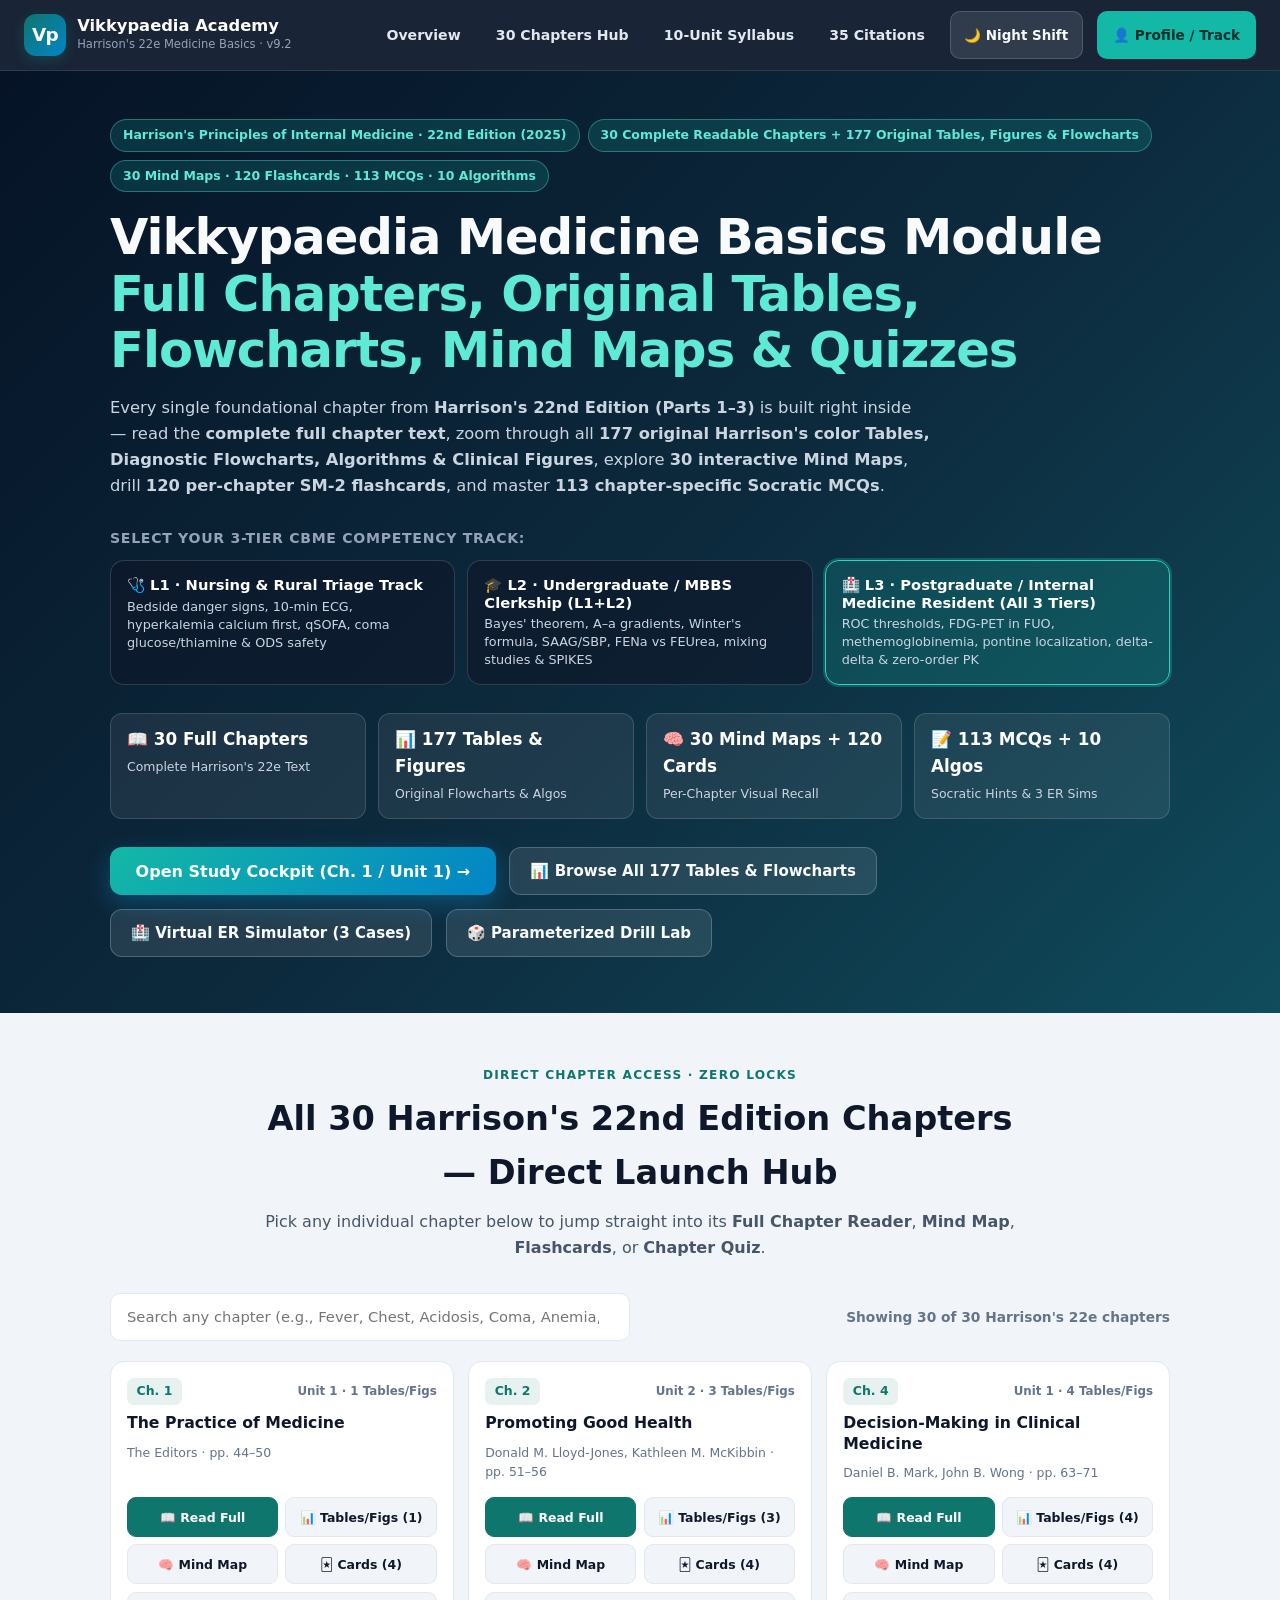
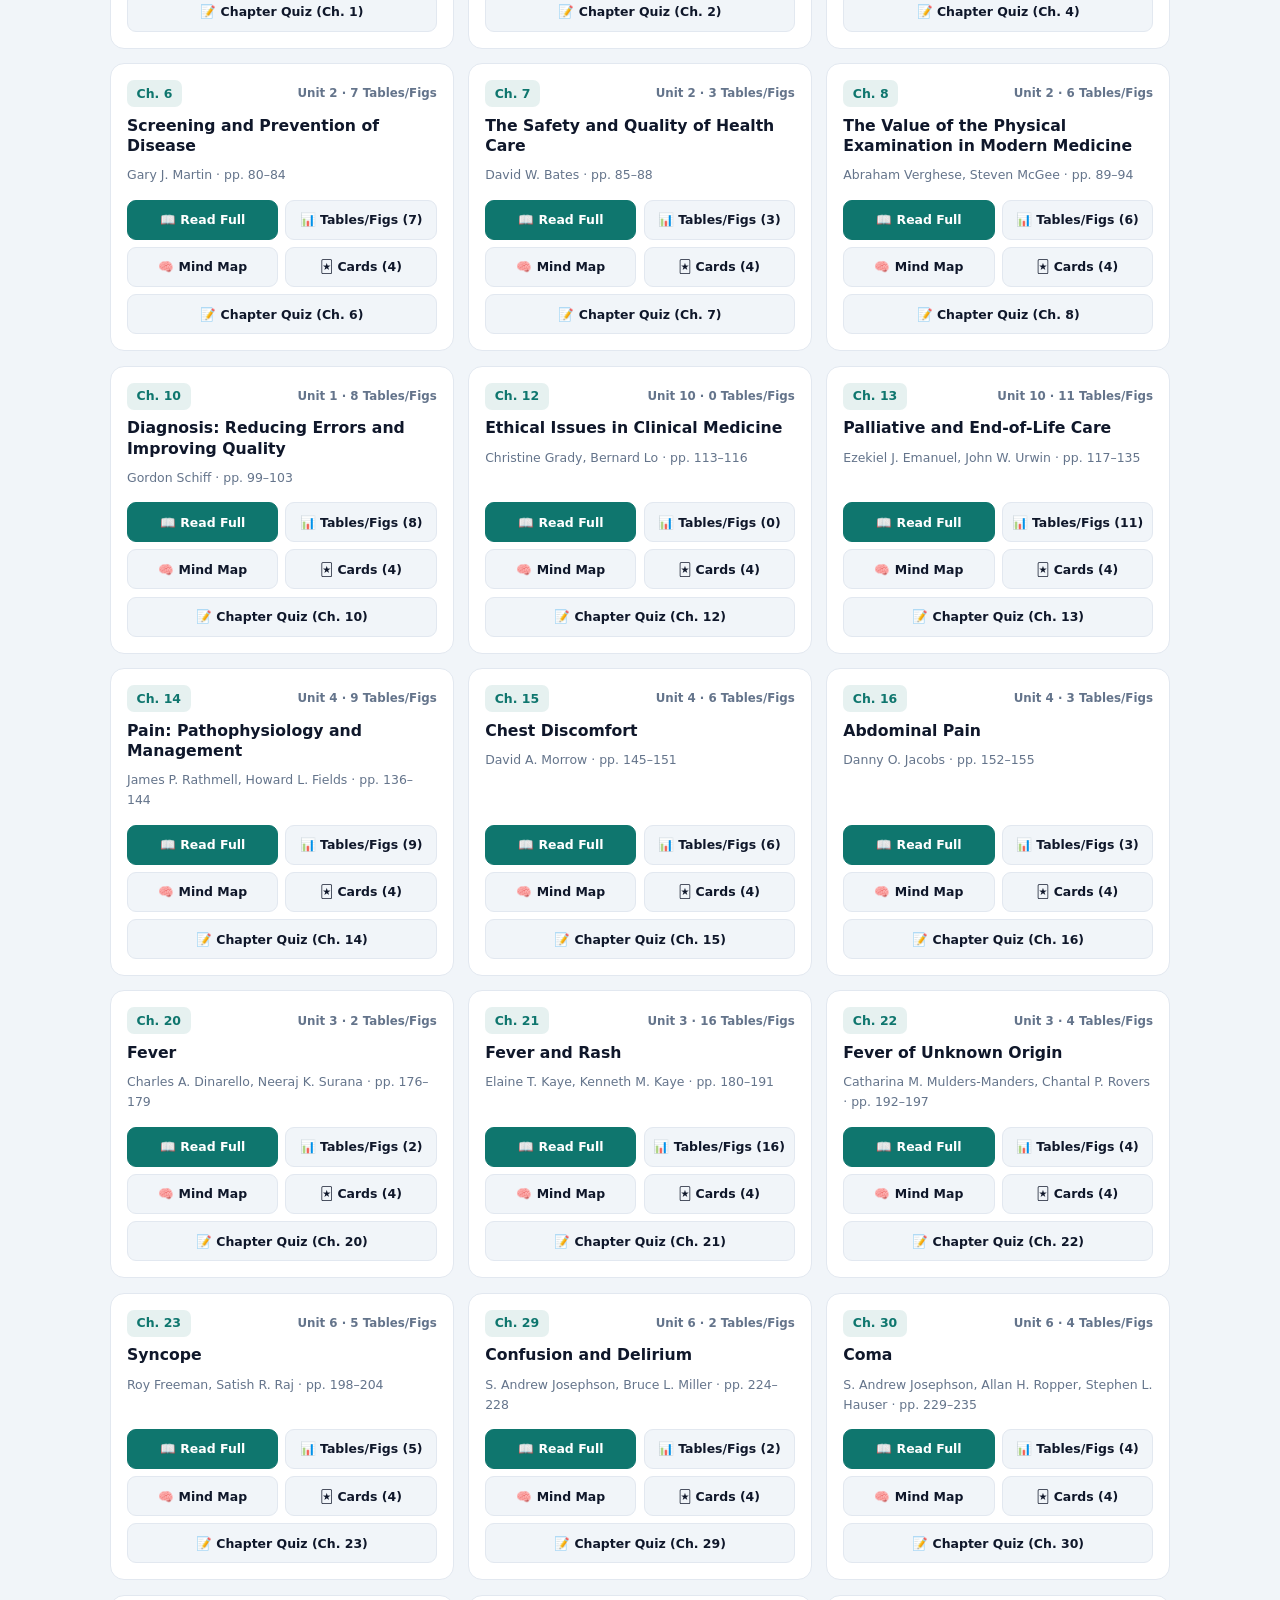
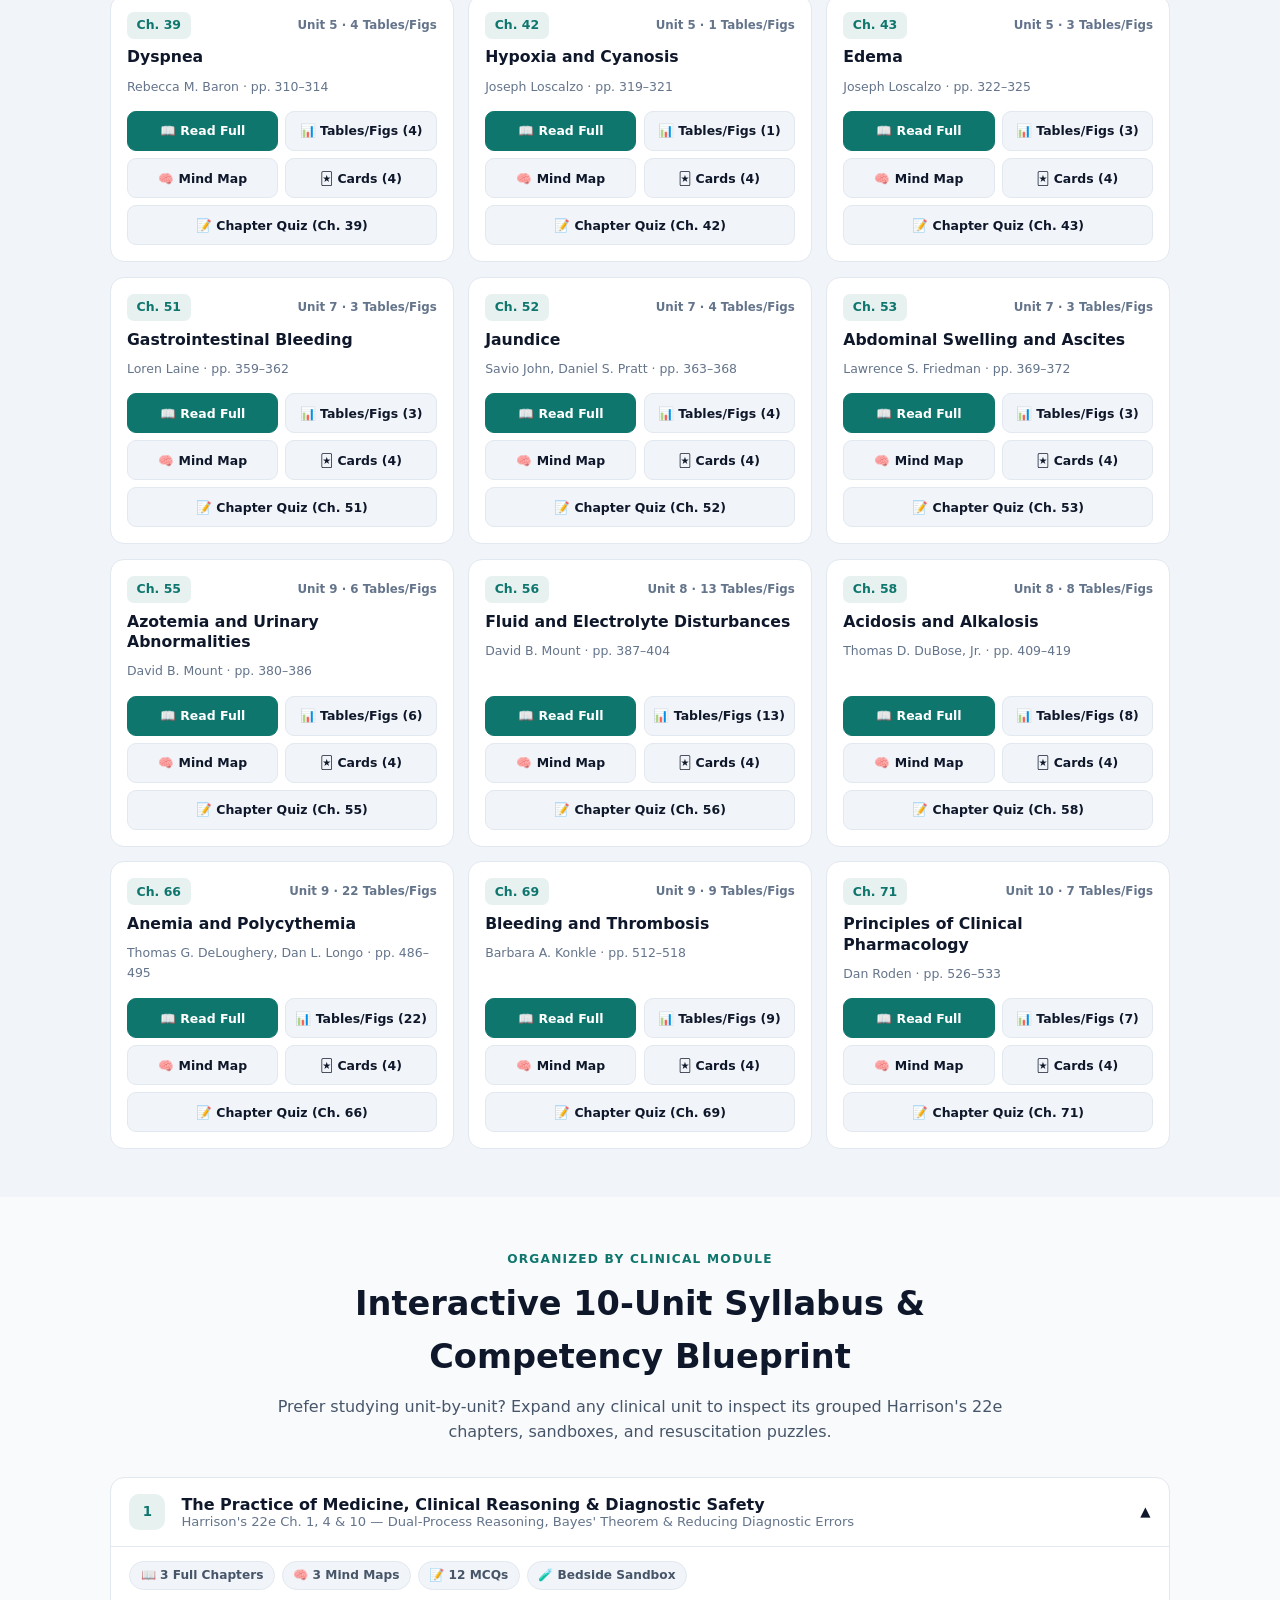
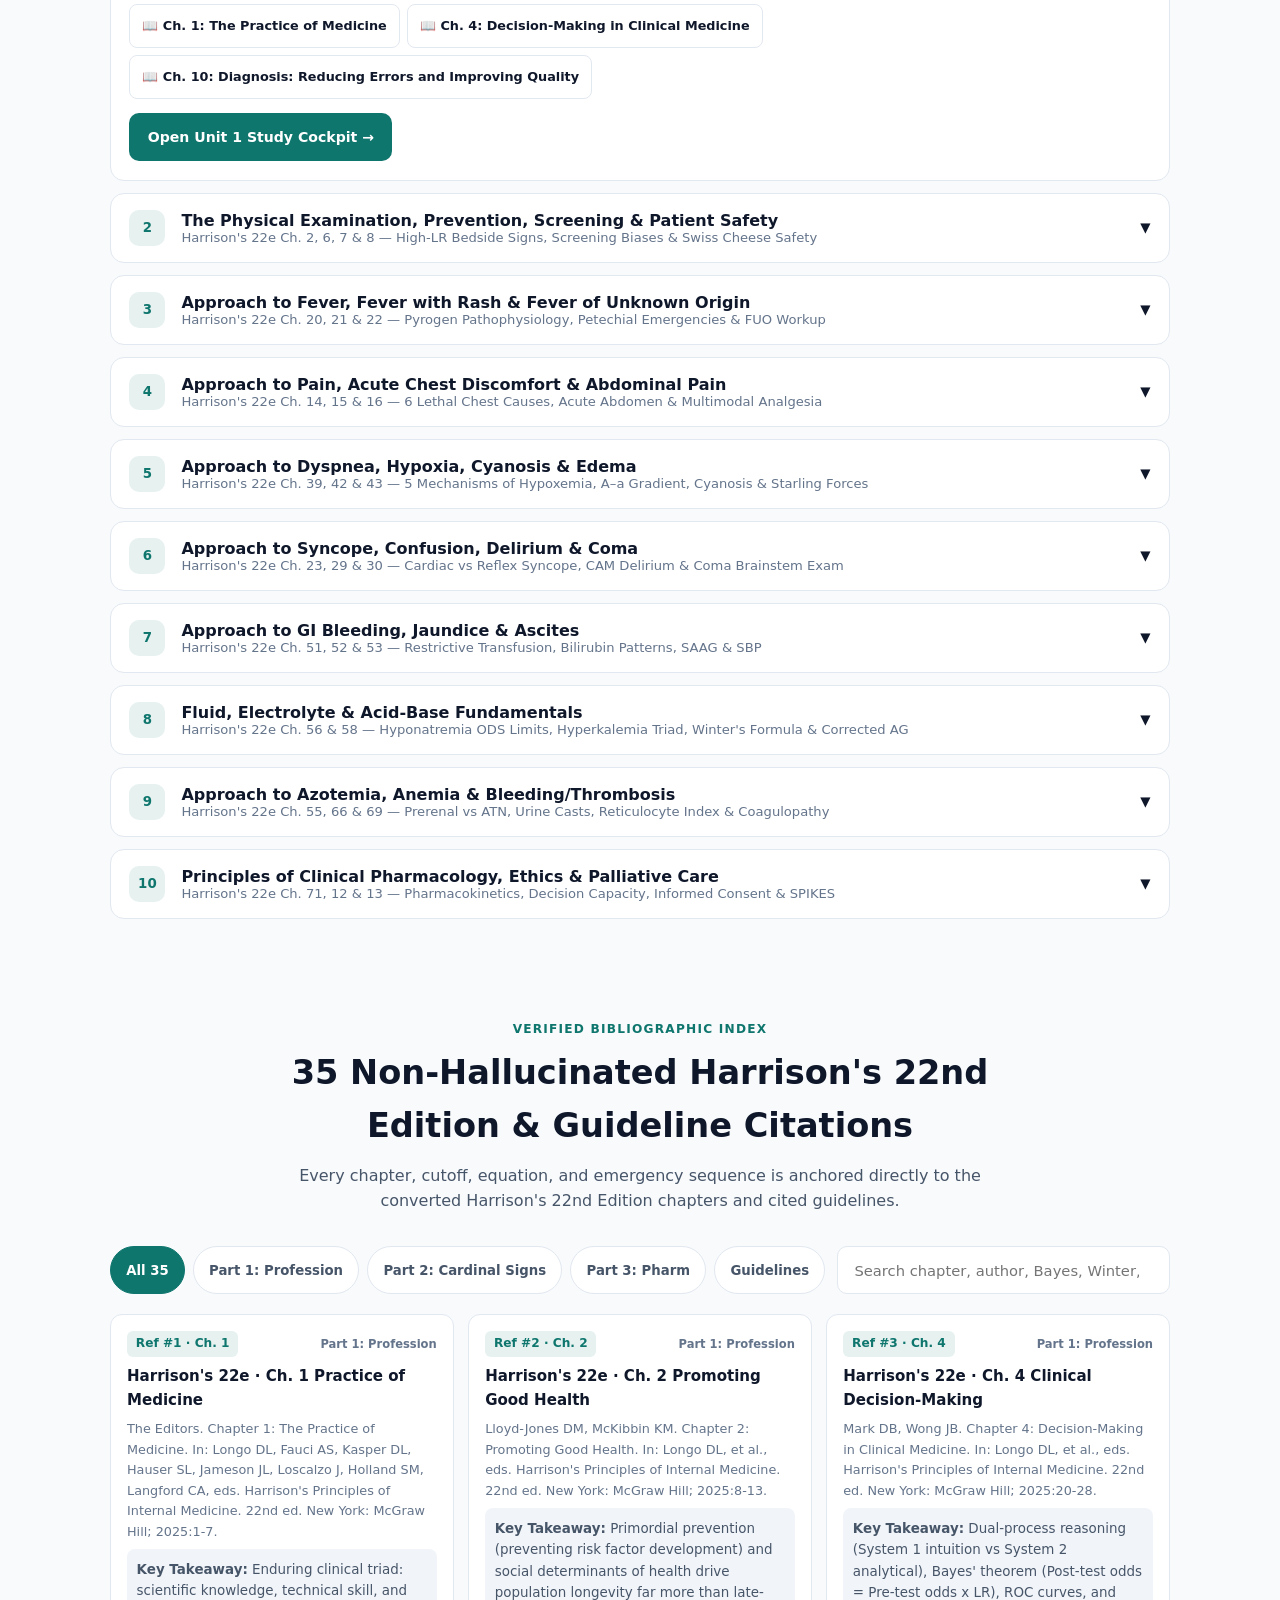
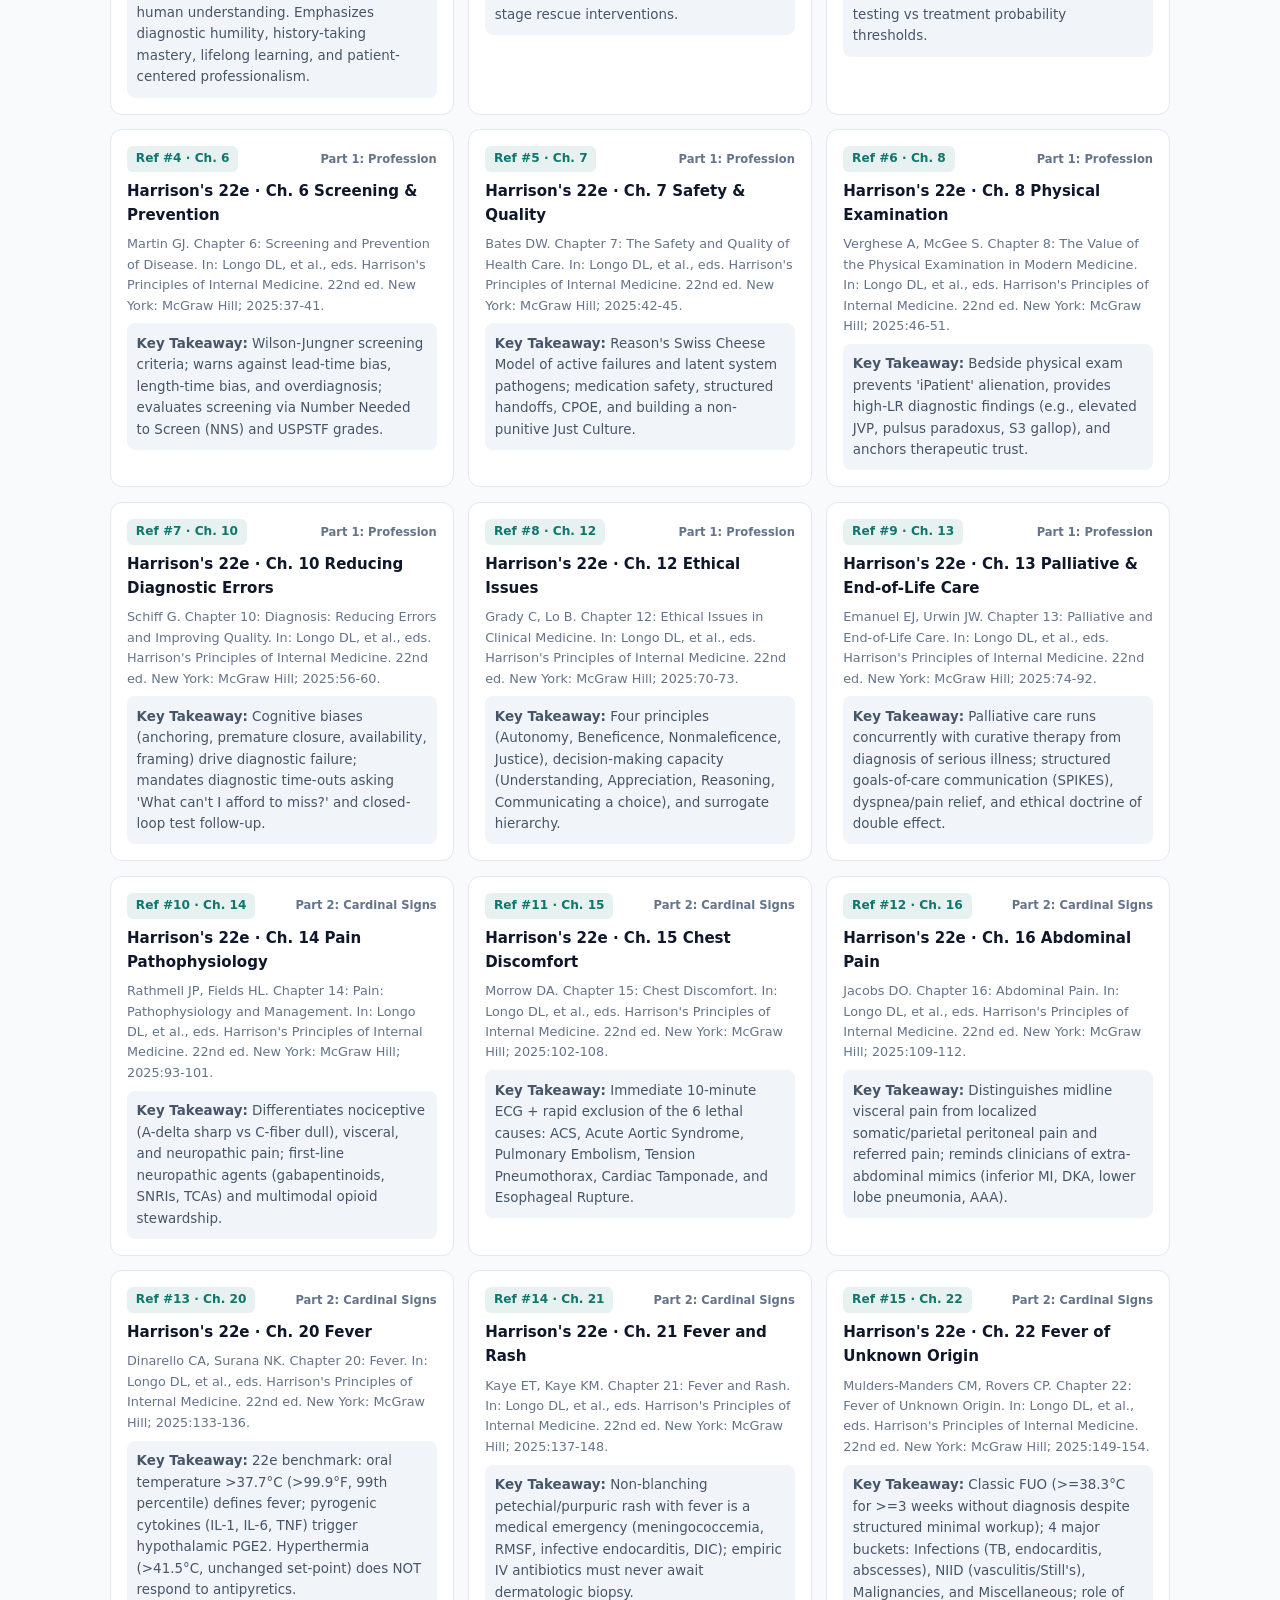
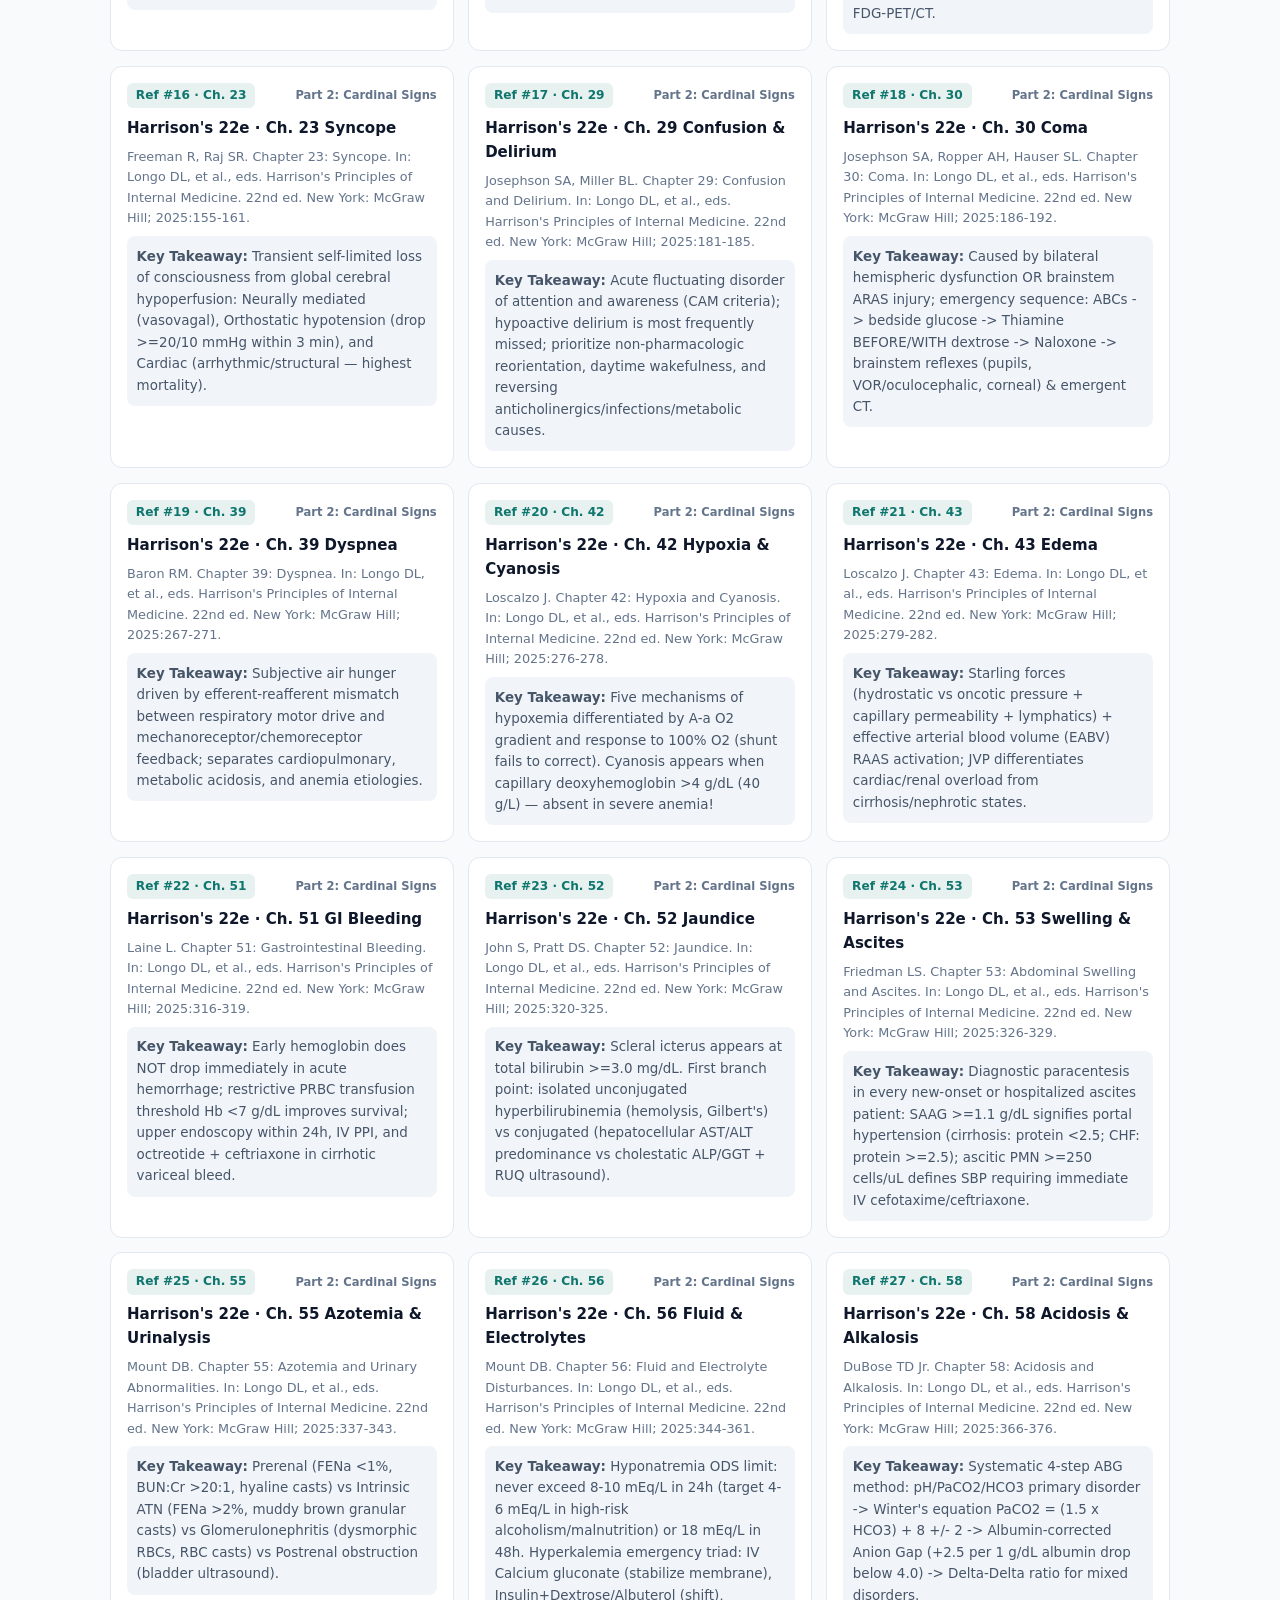
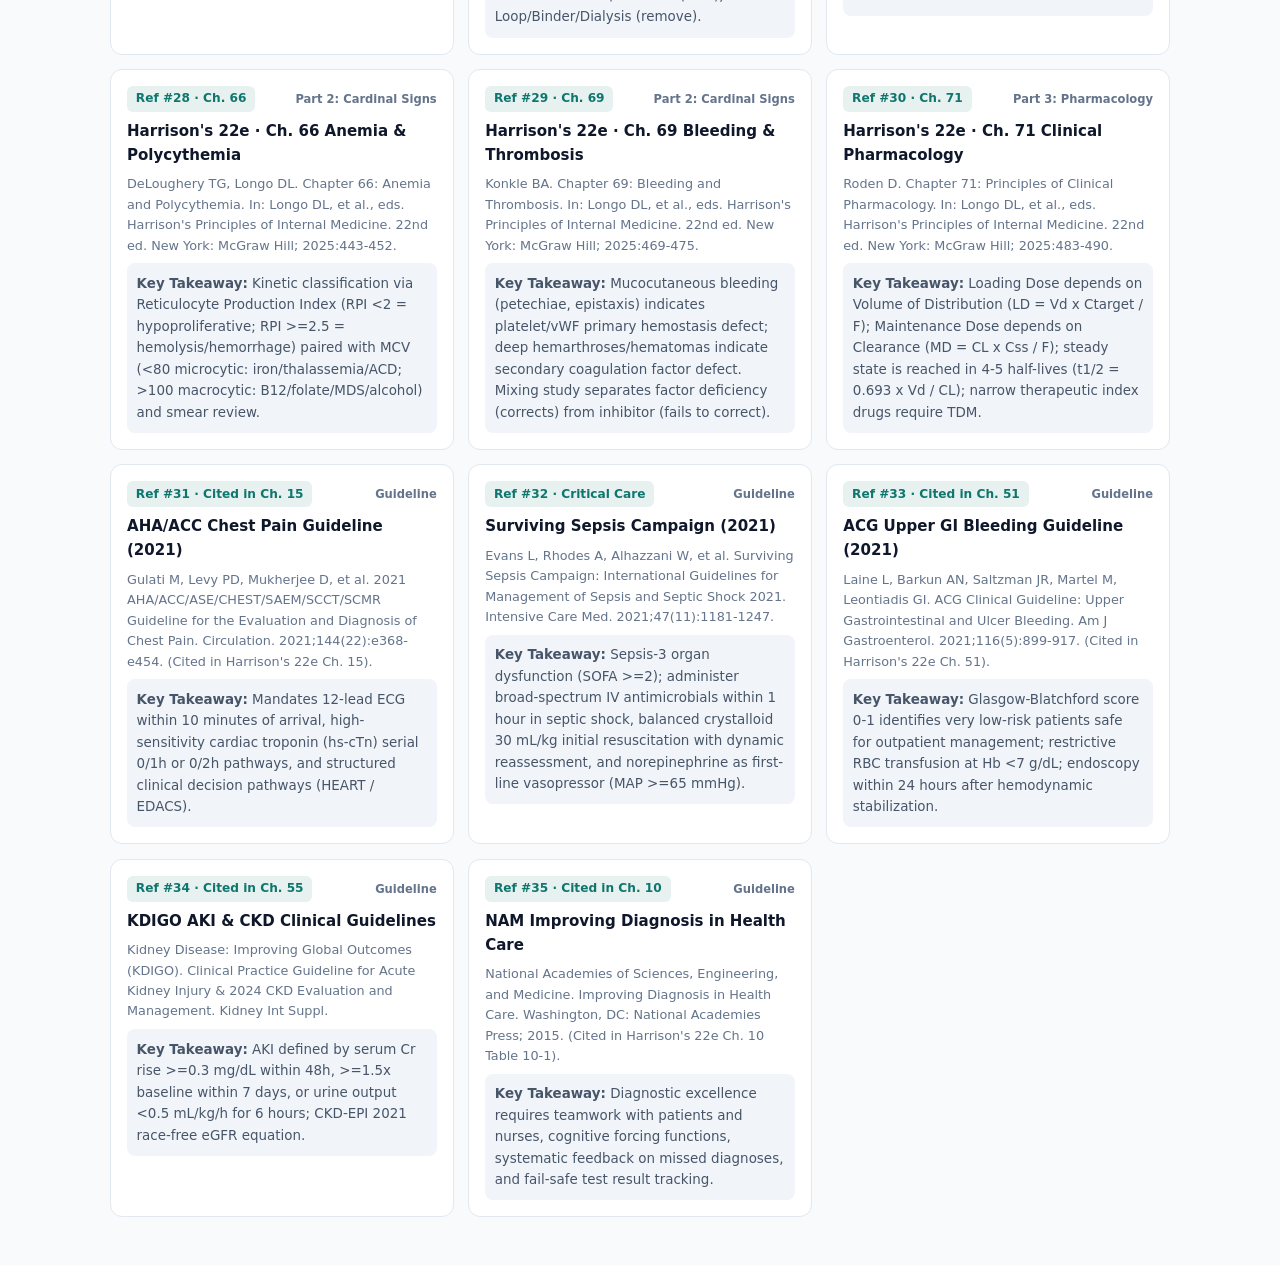
<file: index.html>
<!DOCTYPE html>
<html lang="en">
<head>
  <meta charset="UTF-8">
  <meta name="viewport" content="width=device-width, initial-scale=1.0, maximum-scale=5.0, viewport-fit=cover">
  <meta name="color-scheme" content="light dark">
  <script>
    try {
      var savedScheme = localStorage.getItem('vp-med-color-scheme');
      if (savedScheme === 'light' || savedScheme === 'dark') {
        document.querySelector('meta[name="color-scheme"]').content = savedScheme;
      }
    } catch (e) {}
  </script>
  <meta name="theme-color" content="#0f766e">
  <title>Vikkypaedia Medicine Basics Module — Harrison's 22nd Edition</title>
  <link rel="manifest" href="manifest.json">
  <link rel="stylesheet" href="styles.css">
</head>
<body>

<!-- ═══════════════════════════════════════════════════════════════════════════
     1. COURSERA / HARVARD CME STYLE LANDING PAGE
     ═══════════════════════════════════════════════════════════════════════════ -->
<div id="course-landing" class="course-landing">

  <header class="landing-nav">
    <div class="logo" id="landing-logo-top" role="button" tabindex="0" aria-label="Scroll to top">
      <div class="logo-icon vp-logo-icon"><span class="vp-mono">Vp</span></div>
      <div>
        <span class="logo-title">Vikkypaedia Academy</span>
        <span class="logo-sub">Harrison's 22e Medicine Basics &middot; v9.2</span>
      </div>
    </div>
    <nav class="landing-nav-links" aria-label="Course sections">
      <a href="#overview">Overview</a>
      <a href="#chapters-hub">30 Chapters Hub</a>
      <a href="#syllabus">10-Unit Syllabus</a>
      <a href="#references">35 Citations</a>
      <button type="button" class="theme-toggle-btn" data-action="dark-mode" aria-label="Toggle Night Shift Dark Mode">
        <span class="theme-opt-dark">🌙 Night Shift</span>
        <span class="theme-opt-light">☀️ Daylight</span>
      </button>
      <button type="button" class="landing-login-btn" id="open-login-modal-btn">👤 Profile / Track</button>
    </nav>
  </header>

  <!-- Hero Section -->
  <section id="overview" class="landing-hero">
    <div class="landing-hero-content">
      <div class="landing-badges">
        <span class="badge-tag">Harrison's Principles of Internal Medicine · 22nd Edition (2025)</span>
        <span class="badge-tag">30 Complete Readable Chapters + 177 Original Tables, Figures &amp; Flowcharts</span>
        <span class="badge-tag">30 Mind Maps · 120 Flashcards · 113 MCQs · 10 Algorithms</span>
      </div>

      <h1 class="landing-title">
        Vikkypaedia Medicine Basics Module<br>
        <span class="hero-accent">Full Chapters, Original Tables, Flowcharts, Mind Maps &amp; Quizzes</span>
      </h1>

      <p class="landing-subtitle">
        Every single foundational chapter from <strong>Harrison's 22nd Edition (Parts 1–3)</strong> is built right inside — read the <strong>complete full chapter text</strong>, zoom through all <strong>177 original Harrison's color Tables, Diagnostic Flowcharts, Algorithms &amp; Clinical Figures</strong>, explore <strong>30 interactive Mind Maps</strong>, drill <strong>120 per-chapter SM-2 flashcards</strong>, and master <strong>113 chapter-specific Socratic MCQs</strong>.
      </p>

      <!-- Interactive 3-Tier CBME Track Selector -->
      <div class="hero-track-selector">
        <span class="hero-track-label">Select Your 3-Tier CBME Competency Track:</span>
        <div class="hero-track-pills">
          <button type="button" class="hero-track-pill" data-role="Nurse">
            <strong>🩺 L1 · Nursing &amp; Rural Triage Track</strong>
            <span>Bedside danger signs, 10-min ECG, hyperkalemia calcium first, qSOFA, coma glucose/thiamine &amp; ODS safety</span>
          </button>
          <button type="button" class="hero-track-pill" data-role="UG">
            <strong>🎓 L2 · Undergraduate / MBBS Clerkship (L1+L2)</strong>
            <span>Bayes' theorem, A–a gradients, Winter's formula, SAAG/SBP, FENa vs FEUrea, mixing studies &amp; SPIKES</span>
          </button>
          <button type="button" class="hero-track-pill active" data-role="PG">
            <strong>🏥 L3 · Postgraduate / Internal Medicine Resident (All 3 Tiers)</strong>
            <span>ROC thresholds, FDG-PET in FUO, methemoglobinemia, pontine localization, delta-delta &amp; zero-order PK</span>
          </button>
        </div>
      </div>

      <div class="landing-meta-grid">
        <div class="l-meta"><strong>📖 30 Full Chapters</strong><span>Complete Harrison's 22e Text</span></div>
        <div class="l-meta"><strong>📊 177 Tables &amp; Figures</strong><span>Original Flowcharts &amp; Algos</span></div>
        <div class="l-meta"><strong>🧠 30 Mind Maps + 120 Cards</strong><span>Per-Chapter Visual Recall</span></div>
        <div class="l-meta"><strong>📝 113 MCQs + 10 Algos</strong><span>Socratic Hints &amp; 3 ER Sims</span></div>
      </div>

      <div class="landing-cta-row">
        <button type="button" id="enter-course-btn" class="landing-cta-btn">
          Open Study Cockpit (Ch. 1 / Unit 1) →
        </button>
        <button type="button" id="launch-atlas-direct-btn" class="landing-sim-btn">
          📊 Browse All 177 Tables &amp; Flowcharts
        </button>
        <button type="button" id="launch-sim-direct-btn" class="landing-sim-btn">
          🏥 Virtual ER Simulator (3 Cases)
        </button>
        <button type="button" id="launch-param-direct-btn" class="landing-sim-btn">
          🎲 Parameterized Drill Lab
        </button>
      </div>
    </div>
  </section>

  <!-- NEW: 30 INDIVIDUAL CHAPTERS QUICK-LAUNCH HUB -->
  <section id="chapters-hub" class="landing-chapters-hub">
    <div class="syllabus-container">
      <div class="sec-head-center">
        <span class="sec-eyebrow">DIRECT CHAPTER ACCESS · ZERO LOCKS</span>
        <h2>All 30 Harrison's 22nd Edition Chapters — Direct Launch Hub</h2>
        <p>Pick any individual chapter below to jump straight into its <strong>Full Chapter Reader</strong>, <strong>Mind Map</strong>, <strong>Flashcards</strong>, or <strong>Chapter Quiz</strong>.</p>
      </div>
      <div class="ref-filter-bar">
        <input type="search" id="landing-chapter-search" class="ref-search-input" style="max-width:520px;" aria-label="Search 30 chapters" placeholder="Search any chapter (e.g., Fever, Chest, Acidosis, Coma, Anemia, Pharmacology)...">
        <span id="landing-chapter-count" style="font-size:0.86rem;font-weight:700;color:var(--text-muted);">Showing all 30 chapters</span>
      </div>
      <div id="landing-chapters-grid" class="chapters-hub-grid"></div>
    </div>
  </section>

  <!-- Interactive 10-Unit Syllabus Explorer -->
  <section id="syllabus" class="landing-syllabus">
    <div class="syllabus-container">
      <div class="sec-head-center">
        <span class="sec-eyebrow">ORGANIZED BY CLINICAL MODULE</span>
        <h2>Interactive 10-Unit Syllabus &amp; Competency Blueprint</h2>
        <p>Prefer studying unit-by-unit? Expand any clinical unit to inspect its grouped Harrison's 22e chapters, sandboxes, and resuscitation puzzles.</p>
      </div>
      <div id="landing-syllabus-accordion" class="syllabus-accordion"></div>
    </div>
  </section>

  <!-- 35-Reference Non-Hallucinated Harrison's 22e Bibliography -->
  <section id="references" class="landing-references">
    <div class="syllabus-container">
      <div class="sec-head-center">
        <span class="sec-eyebrow">VERIFIED BIBLIOGRAPHIC INDEX</span>
        <h2>35 Non-Hallucinated Harrison's 22nd Edition &amp; Guideline Citations</h2>
        <p>Every chapter, cutoff, equation, and emergency sequence is anchored directly to the converted Harrison's 22nd Edition chapters and cited guidelines.</p>
      </div>

      <div class="ref-filter-bar">
        <div class="ref-filter-pills">
          <button type="button" class="ref-cat-btn active" data-cat="ALL">All 35</button>
          <button type="button" class="ref-cat-btn" data-cat="Part 1: Profession">Part 1: Profession</button>
          <button type="button" class="ref-cat-btn" data-cat="Part 2: Cardinal Signs">Part 2: Cardinal Signs</button>
          <button type="button" class="ref-cat-btn" data-cat="Part 3: Pharmacology">Part 3: Pharm</button>
          <button type="button" class="ref-cat-btn" data-cat="Guideline">Guidelines</button>
        </div>
        <input type="search" id="landing-ref-search" class="ref-search-input" aria-label="Search references" placeholder="Search chapter, author, Bayes, Winter, SAAG, ODS...">
      </div>

      <div id="landing-ref-grid" class="landing-ref-grid"></div>
    </div>
  </section>

</div>

<!-- ═══════════════════════════════════════════════════════════════════════════
     2. COURSE PLAYER — CHAPTER-CENTRIC 6-TAB STUDY COCKPIT
     ═══════════════════════════════════════════════════════════════════════════ -->
<div id="course-player" class="course-player" style="display:none;">

  <header class="top-nav">
    <div class="nav-left">
      <button type="button" class="icon-btn mobile-menu-btn" id="hamburger" aria-label="Toggle chapters and units sidebar">☰</button>
      <div class="logo" id="back-to-landing-logo" role="button" tabindex="0" title="Return to Chapters Hub & Overview">
        <div class="logo-icon vp-logo-icon"><span class="vp-mono">Vp</span></div>
        <div>
          <span class="logo-title">Medicine Basics</span>
          <span class="logo-sub">Harrison's 22e · 30 Chapters</span>
        </div>
      </div>
      <button type="button" class="nav-overview-pill" id="back-to-landing-btn">← All 30 Chapters Hub</button>
    </div>

    <div class="nav-center">
      <div class="nav-prog-wrap" aria-label="Overall course progress">
        <div class="nav-progress-bar"><div class="nav-progress-fill" style="width:0%"></div></div>
        <span class="nav-progress-pct">0%</span>
      </div>
    </div>

    <div class="nav-right">
      <button type="button" class="nav-ref-btn" data-clinical="references-lib">📖 35 Refs</button>
      <button type="button" class="icon-btn theme-toggle-btn" data-action="dark-mode" aria-label="Toggle Night Shift Dark Mode" title="Toggle Night Shift Dark Mode">
        <span class="theme-opt-dark">🌙</span>
        <span class="theme-opt-light">☀️</span>
      </button>
      <button type="button" class="icon-btn" data-action="settings" aria-label="Track & Exam Gate Settings" title="Track & Settings">⚙️</button>
      <button type="button" class="icon-btn" data-action="certificate" aria-label="SHA-256 Verification Certificate" title="Certificate">🏆</button>
    </div>
  </header>

  <div class="app-layout">
    <div id="sidebar-backdrop" class="sidebar-backdrop"></div>

    <!-- SIDEBAR WITH 10 UNITS <-> 30 CHAPTERS SWITCHER -->
    <aside class="sidebar" id="sidebar" aria-label="Chapters, Units and Clinical Tools">
      <div class="sb-profile">
        <div class="sb-profile-avatar">🩺</div>
        <div class="sb-profile-info">
          <span class="sb-profile-name" id="sb-profile-name">Clinician Learner</span>
          <span class="sb-profile-role" id="course-role-label">PG Track (All 3 Tiers)</span>
        </div>
        <button type="button" class="sb-profile-edit" data-action="settings" aria-label="Edit profile and track">✎</button>
      </div>

      <div class="sb-overall-prog">
        <div class="sb-prog-row">
          <span class="sb-prog-label" id="sb-read-stats">0/30 Chapters Read</span>
          <span class="sb-prog-pct" id="sb-prog-pct">0%</span>
        </div>
        <div class="sb-prog-track"><div class="sb-prog-fill" id="sb-prog-fill" style="width:0%"></div></div>
      </div>

      <!-- Sidebar Mode Switcher: Browse 30 Individual Chapters OR 10 Units -->
      <div class="sb-mode-switch">
        <button type="button" class="sb-mode-btn active" data-sbmode="chapters">📖 30 Chapters</button>
        <button type="button" class="sb-mode-btn" data-sbmode="units">📚 10 Units</button>
      </div>

      <div id="sb-chapters-pane" class="sb-section">
        <input type="search" id="sb-chapter-search" class="sb-search-input" placeholder="Filter 30 chapters (e.g. Fever, Coma)..." aria-label="Filter chapters in sidebar">
        <ul id="sidebar-chapters" class="sb-unit-list"></ul>
      </div>

      <div id="sb-units-pane" class="sb-section" style="display:none;">
        <div class="sb-section-label">10 Foundational Medicine Units</div>
        <ul id="sidebar-modules" class="sb-unit-list"></ul>
      </div>

      <div class="sb-section sb-tools-section">
        <div class="sb-section-label">Quick Bedside Tools</div>
        <button type="button" class="sb-tool-btn" data-clinical="visuals-atlas">
          <span class="sb-tool-icon">📊</span>
          <span class="sb-tool-text"><strong>All 177 Tables &amp; Figures</strong><small>Search every Harrison's visual</small></span>
        </button>
        <button type="button" class="sb-tool-btn" data-clinical="er-sim">
          <span class="sb-tool-icon">🏥</span>
          <span class="sb-tool-text"><strong>Virtual ER Simulator</strong><small>3 unfolding Harrison's cases</small></span>
        </button>
        <button type="button" class="sb-tool-btn" data-clinical="param-drill">
          <span class="sb-tool-icon">🎲</span>
          <span class="sb-tool-text"><strong>Parameterized Drill Lab</strong><small>Infinite fresh vignettes</small></span>
        </button>
        <button type="button" class="sb-tool-btn" data-clinical="sandboxes">
          <span class="sb-tool-icon">🧪</span>
          <span class="sb-tool-text"><strong>Bedside Calculators</strong><small>Bayes, A–a, ABG/ODS, PK/CrCl</small></span>
        </button>
        <button type="button" class="sb-tool-btn" data-clinical="algorithms">
          <span class="sb-tool-icon">🗺️</span>
          <span class="sb-tool-text"><strong>Decision Algorithms</strong><small>Chest Pain, Na⁺, ABG &amp; Coma</small></span>
        </button>
        <button type="button" class="sb-tool-btn" data-clinical="all-flashcards">
          <span class="sb-tool-icon">🃏</span>
          <span class="sb-tool-text"><strong>All 120 Flashcards Deck</strong><small>Full Harrison's 22e SM-2 review</small></span>
        </button>
        <button type="button" class="sb-tool-btn" data-clinical="vitals-ref">
          <span class="sb-tool-icon">📈</span>
          <span class="sb-tool-text"><strong>Vitals, qSOFA &amp; Panic Labs</strong><small>Adult critical thresholds</small></span>
        </button>
        <button type="button" class="sb-tool-btn" data-clinical="formulary">
          <span class="sb-tool-icon">💊</span>
          <span class="sb-tool-text"><strong>Emergency Drug Formulary</strong><small>Ca²⁺, 3% NaCl, Thiamine, NE</small></span>
        </button>
      </div>
    </aside>

    <!-- MAIN LEARNING COCKPIT -->
    <main class="learning-area" id="main-learning-area">
      <div class="breadcrumbs" id="breadcrumbs"></div>
      <div id="unit-hero-area"></div>

      <!-- INDIVIDUAL CHAPTER SELECTOR BAR FOR CURRENT UNIT -->
      <div id="chapter-picker-bar" class="chapter-picker-bar" aria-label="Select individual Harrison's chapter"></div>

      <!-- 7-TAB STUDY COCKPIT (Modern Web Guidance Compliant: single-row scrollable tablist + hidden="until-found") -->
      <div class="study-tabs-wrapper" id="study-tabs">
        <div class="study-tablist scroller" role="tablist" focusgroup="tablist nomemory" aria-label="Chapter study tools">
          <button type="button" class="study-tab" id="tab-full-chapter" role="tab" aria-selected="true" focusgroupstart data-panel="panel-full-chapter">📖 Full Chapter</button>
          <button type="button" class="study-tab" id="tab-visuals" role="tab" aria-selected="false" data-panel="panel-visuals">📊 Tables &amp; Figures</button>
          <button type="button" class="study-tab" id="tab-notes" role="tab" aria-selected="false" data-panel="panel-notes">📘 Revision Notes</button>
          <button type="button" class="study-tab" id="tab-mindmap" role="tab" aria-selected="false" data-panel="panel-mindmap">🧠 Mind Map</button>
          <button type="button" class="study-tab" id="tab-flashcards" role="tab" aria-selected="false" data-panel="panel-flashcards">🃏 Flashcards</button>
          <button type="button" class="study-tab" id="tab-quiz" role="tab" aria-selected="false" data-panel="panel-quiz">📝 Chapter Quiz</button>
          <button type="button" class="study-tab" id="tab-labs" role="tab" aria-selected="false" data-panel="panel-labs">🧪 Lab &amp; Cases</button>
        </div>

        <div class="study-panels-grid">
          <div id="panel-full-chapter" role="tabpanel" aria-labelledby="tab-full-chapter" tabindex="0">
            <div class="tabpanel-inner" id="mount-full-chapter"></div>
          </div>
          <div id="panel-visuals" role="tabpanel" aria-labelledby="tab-visuals" hidden="until-found">
            <div class="tabpanel-inner" id="mount-visuals"></div>
          </div>
          <div id="panel-notes" role="tabpanel" aria-labelledby="tab-notes" hidden="until-found">
            <div class="tabpanel-inner">
              <div id="tier-content"></div>
              <div id="unit-evidence-area"></div>
            </div>
          </div>
          <div id="panel-mindmap" role="tabpanel" aria-labelledby="tab-mindmap" hidden="until-found">
            <div class="tabpanel-inner" id="mount-mindmap"></div>
          </div>
          <div id="panel-flashcards" role="tabpanel" aria-labelledby="tab-flashcards" hidden="until-found">
            <div class="tabpanel-inner" id="mount-flashcards"></div>
          </div>
          <div id="panel-quiz" role="tabpanel" aria-labelledby="tab-quiz" hidden="until-found">
            <div class="tabpanel-inner" id="unit-quiz-section"></div>
          </div>
          <div id="panel-labs" role="tabpanel" aria-labelledby="tab-labs" hidden="until-found">
            <div class="tabpanel-inner">
              <div id="unit-sandbox-area"></div>
              <div id="unit-puzzle-area"></div>
              <div id="unit-lab-shortcuts"></div>
              <div id="unit-sim-area"></div>
            </div>
          </div>
        </div>
      </div>

      <div class="unit-footer-nav">
        <button type="button" id="btn-prev-unit" class="btn-secondary-nav">← Previous Unit</button>
        <button type="button" id="btn-complete" class="btn-complete">Next Unit →</button>
      </div>
    </main>
  </div>

  <!-- PERSISTENT MOBILE THUMB-ZONE BAR -->
  <nav class="mobile-bar" aria-label="Quick study switcher">
    <button type="button" class="mob-btn active" data-action="units"><span>📖 Chapters</span></button>
    <button type="button" class="mob-btn" data-quick-tab="panel-full-chapter"><span>📄 Read</span></button>
    <button type="button" class="mob-btn" data-quick-tab="panel-mindmap"><span>🧠 Map</span></button>
    <button type="button" class="mob-btn" data-quick-tab="panel-flashcards"><span>🃏 Cards</span></button>
    <button type="button" class="mob-btn" data-quick-tab="panel-quiz"><span>📝 Quiz</span></button>
  </nav>

</div>

<!-- NATIVE <dialog> BOTTOM-SHEET MODAL -->
<dialog id="clinical-dialog" class="clinical-dialog" closedby="any" aria-labelledby="clinical-dialog-title">
  <div class="bottom-sheet-handle" aria-hidden="true"></div>
  <div class="dialog-header">
    <h2 id="clinical-dialog-title">Clinical Reference</h2>
    <form method="dialog">
      <button type="submit" class="dialog-close-btn" aria-label="Close modal">✕</button>
    </form>
  </div>
  <div id="clinical-dialog-body" class="dialog-body"></div>
</dialog>

<!-- NATIVE <dialog> LEARNER PROFILE & TRACK CUSTOMIZER -->
<dialog id="login-dialog" class="clinical-dialog compact-dialog" closedby="any" aria-labelledby="login-dialog-title">
  <div class="bottom-sheet-handle" aria-hidden="true"></div>
  <div class="dialog-header">
    <h2 id="login-dialog-title">Learner Profile &amp; Study Settings</h2>
    <form method="dialog">
      <button type="submit" class="dialog-close-btn" aria-label="Close modal">✕</button>
    </form>
  </div>
  <div class="dialog-body">
    <p class="dialog-lead">Personalize your SHA-256 certificate, competency depth, and open-revision vs strict 90% exam mode.</p>

    <label for="login-name" class="form-label">Full Name &amp; Credentials</label>
    <input type="text" id="login-name" class="login-input" placeholder="e.g., Dr. Vikram Kumar, MD" autofocus>

    <label for="login-role" class="form-label">Competency Track</label>
    <select id="login-role" class="login-input">
      <option value="PG" selected>L3 · PG / Resident / Fellow (All 3 Tiers: L1 + L2 + L3)</option>
      <option value="UG">L2 · Undergraduate / MBBS Clerkship (Tiers L1 + L2)</option>
      <option value="Nurse">L1 · Nursing &amp; Rural Triage Express (Tier L1 Focus)</option>
    </select>

    <label class="toggle-check-row">
      <input type="checkbox" id="gating-toggle">
      <span>Strict Exam Mode: Lock next unit until scoring ≥90% on quiz (leave unchecked for free revision of all 30 chapters)</span>
    </label>

    <div class="dialog-footer-actions">
      <form method="dialog">
        <button type="submit" class="btn-secondary-nav">Cancel</button>
      </form>
      <button type="button" id="login-submit" class="btn-primary-action">Save &amp; Continue →</button>
    </div>
  </div>
</dialog>

<div id="toast-container" class="toast-container" aria-live="polite"></div>
<script type="module" src="app.js"></script>
</body>
</html>
</file>
<file: styles.css>
/* ═══════════════════════════════════════════════════════════════════════════
   VIKKYPAEDIA MEDICINE BASICS (HARRISON'S 22nd EDITION) — v9.1 MOBILE-FIRST CSS
   Zero external dependencies · OLED Night Shift Dark Mode · Native Bottom-Sheet <dialog>
   ═══════════════════════════════════════════════════════════════════════════ */

:root {
  color-scheme: light dark;
  --bg-page: light-dark(#f8fafc, #0B0F19);
  --bg-surface: light-dark(#ffffff, #131B2E);
  --bg-elevated: light-dark(#f1f5f9, #1B253D);
  --bg-hero-grad: linear-gradient(135deg, #061326 0%, #0d2b3e 55%, #0f4c5c 100%);
  --text-primary: light-dark(#0f172a, #F3F4F6);
  --text-secondary: light-dark(#475569, #CBD5E1);
  --text-muted: light-dark(#64748b, #94A3B8);
  --border-subtle: light-dark(#e2e8f0, rgba(148, 163, 184, 0.22));
  --accent-primary: light-dark(#0f766e, #14b8a6);
  --accent-primary-hover: light-dark(#115e59, #2dd4bf);
  --accent-secondary: light-dark(#1d4ed8, #60a5fa);
  --accent-soft: light-dark(rgba(15, 118, 110, 0.1), rgba(20, 184, 166, 0.16));
  --danger: #ef4444;
  --warning: #f59e0b;
  --success: #10b981;
  --radius-md: 14px;
  --radius-lg: 20px;
  --shadow-card: light-dark(0 6px 24px rgba(15, 23, 42, 0.07), 0 8px 28px rgba(0, 0, 0, 0.45));
  --font-sans: system-ui, -apple-system, "Segoe UI", Roboto, "Helvetica Neue", Arial, sans-serif;
}

:root:has(> head > meta[name="color-scheme"][content="dark"]) {
  color-scheme: dark;
}
:root:has(> head > meta[name="color-scheme"][content="light"]) {
  color-scheme: light;
}

/* Non-color theme toggle label branching */
.theme-opt-light { display: none; }
.theme-opt-dark { display: inline; }

@media (prefers-color-scheme: dark) {
  :root:not(:has(> head > meta[name="color-scheme"][content="light"])) .theme-opt-dark { display: none; }
  :root:not(:has(> head > meta[name="color-scheme"][content="light"])) .theme-opt-light { display: inline; }
}
:root:has(> head > meta[name="color-scheme"][content="dark"]) .theme-opt-dark { display: none; }
:root:has(> head > meta[name="color-scheme"][content="dark"]) .theme-opt-light { display: inline; }

*, *::before, *::after { box-sizing: border-box; }
html { scroll-behavior: smooth; }
body {
  margin: 0;
  font-family: var(--font-sans);
  background: var(--bg-page);
  color: var(--text-primary);
  line-height: 1.6;
  -webkit-font-smoothing: antialiased;
}
.sr-only {
  position: absolute; width: 1px; height: 1px; padding: 0; margin: -1px;
  overflow: hidden; clip: rect(0,0,0,0); white-space: nowrap; border: 0;
}

button, input, select { font-family: inherit; }
button {
  min-height: 48px;
  cursor: pointer;
  touch-action: manipulation;
  transition: transform 0.12s ease, background-color 0.15s ease, border-color 0.15s ease;
}
button:active:not(:disabled) { transform: scale(0.985); }
button:focus-visible, a:focus-visible, input:focus-visible, select:focus-visible, [tabindex="0"]:focus-visible {
  outline: 3px solid var(--accent-secondary);
  outline-offset: 2px;
}

/* ── BRAND LOGO ── */
.logo { display: flex; align-items: center; gap: 0.7rem; cursor: pointer; }
.vp-logo-icon {
  width: 42px; height: 42px; border-radius: 12px;
  background: linear-gradient(135deg, #0f766e, #0284c7);
  display: grid; place-items: center; flex-shrink: 0;
  box-shadow: 0 4px 12px rgba(15, 118, 110, 0.35);
}
.vp-mono { color: #ffffff; font-weight: 900; font-size: 1.15rem; letter-spacing: -0.04em; }
.logo-title { display: block; font-weight: 800; font-size: 1.02rem; line-height: 1.15; }
.logo-sub { display: block; font-size: 0.72rem; color: var(--text-muted); }

/* ═══════════════════════════════════════════════════════════════════════════
   1. LANDING PAGE
   ═══════════════════════════════════════════════════════════════════════════ */
.landing-nav {
  position: sticky; top: 0; z-index: 100;
  display: flex; align-items: center; justify-content: space-between; gap: 1rem;
  padding: 0.7rem 1.5rem;
  background: rgba(6, 19, 38, 0.92);
  backdrop-filter: blur(12px);
  border-bottom: 1px solid rgba(148, 163, 184, 0.18);
  color: #fff;
}
.landing-nav .logo-sub { color: #94a3b8; }
.landing-nav-links { display: flex; align-items: center; gap: 0.9rem; flex-wrap: wrap; }
.landing-nav-links a {
  color: #e2e8f0; text-decoration: none; font-weight: 600; font-size: 0.88rem;
  padding: 0.5rem 0.65rem; border-radius: 8px;
}
.landing-nav-links a:hover { background: rgba(255, 255, 255, 0.1); }
.theme-toggle-btn {
  background: rgba(255, 255, 255, 0.1); color: #f8fafc;
  border: 1px solid rgba(148, 163, 184, 0.3); border-radius: 10px;
  padding: 0 0.85rem; font-weight: 700; font-size: 0.84rem;
}
.landing-login-btn {
  background: #14b8a6; color: #042f2e; border: none; border-radius: 10px;
  padding: 0 1rem; font-weight: 800; font-size: 0.85rem;
}

.landing-hero {
  background: var(--bg-hero-grad);
  color: #f8fafc;
  padding: 3rem 1.25rem 3.5rem;
}
.landing-hero-content { max-width: 1060px; margin: 0 auto; }
.landing-badges { display: flex; flex-wrap: wrap; gap: 0.5rem; margin-bottom: 1.1rem; }
.badge-tag {
  background: rgba(20, 184, 166, 0.18); color: #5eead4;
  border: 1px solid rgba(94, 234, 212, 0.35);
  padding: 0.32rem 0.75rem; border-radius: 999px; font-size: 0.78rem; font-weight: 700;
}
.landing-title { font-size: clamp(1.9rem, 4.4vw, 3.1rem); line-height: 1.14; margin: 0 0 1rem; font-weight: 900; letter-spacing: -0.02em; }
.hero-accent { color: #5eead4; }
.landing-subtitle { font-size: 1.02rem; color: #cbd5e1; max-width: 820px; margin: 0 0 1.75rem; }

.hero-track-selector { margin-bottom: 1.75rem; }
.hero-track-label { display: block; font-weight: 700; font-size: 0.88rem; color: #94a3b8; margin-bottom: 0.65rem; text-transform: uppercase; letter-spacing: 0.05em; }
.hero-track-pills { display: grid; grid-template-columns: repeat(auto-fit, minmax(250px, 1fr)); gap: 0.75rem; }
.hero-track-pill {
  text-align: left; padding: 0.9rem 1rem; border-radius: var(--radius-md);
  background: rgba(15, 23, 42, 0.65); color: #e2e8f0;
  border: 1.5px solid rgba(148, 163, 184, 0.25);
  display: flex; flex-direction: column; gap: 0.3rem;
}
.hero-track-pill strong { font-size: 0.92rem; color: #fff; }
.hero-track-pill span { font-size: 0.8rem; color: #cbd5e1; line-height: 1.4; }
.hero-track-pill.active {
  background: rgba(20, 184, 166, 0.2); border-color: #2dd4bf;
  box-shadow: 0 0 0 2px rgba(45, 212, 191, 0.25);
}

.landing-meta-grid { display: grid; grid-template-columns: repeat(auto-fit, minmax(175px, 1fr)); gap: 0.75rem; margin-bottom: 1.75rem; }
.l-meta {
  background: rgba(255, 255, 255, 0.07); border: 1px solid rgba(255, 255, 255, 0.14);
  border-radius: 12px; padding: 0.8rem 1rem;
}
.l-meta strong { display: block; font-size: 1.05rem; color: #fff; }
.l-meta span { font-size: 0.78rem; color: #cbd5e1; }

.landing-cta-row { display: flex; flex-wrap: wrap; gap: 0.85rem; }
.landing-cta-btn {
  background: linear-gradient(135deg, #14b8a6, #0284c7); color: #ffffff;
  border: none; border-radius: 12px; padding: 0 1.6rem; font-weight: 800; font-size: 1rem;
  box-shadow: 0 8px 24px rgba(14, 165, 233, 0.3);
}
.landing-sim-btn {
  background: rgba(255, 255, 255, 0.1); color: #f8fafc;
  border: 1.5px solid rgba(148, 163, 184, 0.4); border-radius: 12px;
  padding: 0 1.25rem; font-weight: 700; font-size: 0.94rem;
}

.landing-syllabus, .landing-instructor, .landing-references { padding: 3rem 1.25rem; }
.syllabus-container, .instructor-container { max-width: 1060px; margin: 0 auto; }
.sec-head-center { text-align: center; max-width: 760px; margin: 0 auto 2rem; }
.sec-eyebrow { font-size: 0.76rem; font-weight: 800; letter-spacing: 0.1em; color: var(--accent-primary); text-transform: uppercase; }
.sec-head-center h2 { margin: 0.35rem 0 0.6rem; font-size: clamp(1.5rem, 3vw, 2.1rem); }
.sec-head-center p { color: var(--text-secondary); margin: 0; }

/* Syllabus Accordion */
.syllabus-accordion { display: grid; gap: 0.75rem; }
.syl-item {
  background: var(--bg-surface); border: 1px solid var(--border-subtle);
  border-radius: var(--radius-md); overflow: hidden; box-shadow: var(--shadow-card);
}
.syl-header {
  width: 100%; background: transparent; border: none; color: var(--text-primary);
  padding: 1rem 1.15rem; display: flex; align-items: center; justify-content: space-between; gap: 1rem; text-align: left;
}
.syl-num {
  width: 36px; height: 36px; border-radius: 10px; flex-shrink: 0;
  background: var(--accent-soft); color: var(--accent-primary);
  font-weight: 900; display: grid; place-items: center;
}
.syl-title-wrap { flex: 1; }
.syl-title-wrap strong { display: block; font-size: 1rem; }
.syl-title-wrap small { color: var(--text-muted); font-size: 0.82rem; }
.syl-body { display: none; padding: 0 1.15rem 1.15rem; border-top: 1px solid var(--border-subtle); }
.syl-item.open .syl-body { display: block; }
.syl-tags { display: flex; flex-wrap: wrap; gap: 0.45rem; margin: 0.85rem 0; }
.syl-tag {
  font-size: 0.76rem; font-weight: 700; padding: 0.25rem 0.65rem; border-radius: 999px;
  background: var(--bg-elevated); color: var(--text-secondary); border: 1px solid var(--border-subtle);
}
.syl-jump-btn {
  background: var(--accent-primary); color: #fff; border: none; border-radius: 10px;
  padding: 0 1.15rem; font-weight: 700; font-size: 0.88rem;
}

/* Architecture Card */
.landing-instructor { background: var(--bg-elevated); }
.instructor-card {
  background: var(--bg-surface); border: 1px solid var(--border-subtle);
  border-radius: var(--radius-lg); padding: 1.5rem; box-shadow: var(--shadow-card);
}
.instructor-toggle { display: flex; flex-wrap: wrap; gap: 0.6rem; margin-bottom: 1.25rem; }
.inst-toggle-btn {
  background: var(--bg-elevated); color: var(--text-secondary);
  border: 1px solid var(--border-subtle); border-radius: 10px; padding: 0 1rem; font-weight: 700;
}
.inst-toggle-btn.active { background: var(--accent-primary); color: #fff; border-color: var(--accent-primary); }
.inst-highlight-grid { display: grid; grid-template-columns: repeat(auto-fit, minmax(260px, 1fr)); gap: 0.9rem; }
.inst-hl-box {
  background: var(--bg-elevated); border: 1px solid var(--border-subtle);
  border-radius: 12px; padding: 1rem;
}
.inst-hl-box strong { display: block; color: var(--accent-primary); margin-bottom: 0.3rem; }
.inst-hl-box span { font-size: 0.88rem; color: var(--text-secondary); }
.creds-list { list-style: none; padding: 0; margin: 0; display: grid; gap: 0.85rem; }
.creds-list li { display: flex; align-items: flex-start; gap: 0.85rem; background: var(--bg-elevated); padding: 0.95rem; border-radius: 12px; }
.cred-pill { padding: 0.35rem 0.65rem; border-radius: 8px; font-weight: 900; font-size: 0.8rem; color: #fff; flex-shrink: 0; }
.cred-pill.l1 { background: #dc2626; }
.cred-pill.l2 { background: #d97706; }
.cred-pill.l3 { background: #059669; }

/* References Grid */
.ref-filter-bar { display: flex; flex-wrap: wrap; gap: 0.75rem; justify-content: space-between; align-items: center; margin-bottom: 1.25rem; }
.ref-filter-pills { display: flex; flex-wrap: wrap; gap: 0.5rem; }
.ref-cat-btn {
  background: var(--bg-surface); color: var(--text-secondary);
  border: 1px solid var(--border-subtle); border-radius: 999px; padding: 0 0.95rem; font-weight: 700; font-size: 0.83rem;
}
.ref-cat-btn.active { background: var(--accent-primary); color: #fff; border-color: var(--accent-primary); }
.ref-search-input {
  min-height: 48px; min-width: 240px; flex: 1; max-width: 380px;
  padding: 0 1rem; border-radius: 10px; border: 1.5px solid var(--border-subtle);
  background: var(--bg-surface); color: var(--text-primary); font-size: 0.92rem;
}
.landing-ref-grid { display: grid; grid-template-columns: repeat(auto-fill, minmax(300px, 1fr)); gap: 0.9rem; }
.ref-card {
  background: var(--bg-surface); border: 1px solid var(--border-subtle);
  border-radius: 12px; padding: 1rem; display: flex; flex-direction: column; gap: 0.45rem;
}
.ref-card-top { display: flex; justify-content: space-between; align-items: center; gap: 0.5rem; }
.ref-id-badge { background: var(--accent-soft); color: var(--accent-primary); font-weight: 800; font-size: 0.76rem; padding: 0.2rem 0.55rem; border-radius: 6px; }
.ref-cat-tag { font-size: 0.72rem; font-weight: 700; color: var(--text-muted); }
.ref-card h4 { margin: 0; font-size: 0.94rem; }
.ref-citation { font-size: 0.8rem; color: var(--text-muted); margin: 0; }
.ref-takeaway { font-size: 0.84rem; color: var(--text-secondary); margin: 0; background: var(--bg-elevated); padding: 0.6rem; border-radius: 8px; }

/* ═══════════════════════════════════════════════════════════════════════════
   2. COURSE PLAYER LMS SHELL
   ═══════════════════════════════════════════════════════════════════════════ */
.course-player { min-height: 100dvh; display: flex; flex-direction: column; }
.top-nav {
  position: sticky; top: 0; z-index: 120;
  display: flex; align-items: center; justify-content: space-between; gap: 0.75rem;
  padding: 0.55rem 1rem; background: var(--bg-surface);
  border-bottom: 1px solid var(--border-subtle);
}
.nav-left, .nav-right { display: flex; align-items: center; gap: 0.55rem; }
.mobile-menu-btn { display: none; }
.icon-btn {
  min-width: 48px; min-height: 48px; border-radius: 10px;
  background: var(--bg-elevated); color: var(--text-primary);
  border: 1px solid var(--border-subtle); font-size: 1.05rem;
  display: grid; place-items: center;
}
.nav-overview-pill, .nav-ref-btn {
  background: var(--bg-elevated); color: var(--text-primary);
  border: 1px solid var(--border-subtle); border-radius: 10px;
  padding: 0 0.85rem; font-weight: 700; font-size: 0.84rem;
}
.nav-center { flex: 1; max-width: 280px; }
.nav-prog-wrap { display: flex; align-items: center; gap: 0.6rem; }
.nav-progress-bar { flex: 1; height: 9px; border-radius: 999px; background: var(--bg-elevated); overflow: hidden; }
.nav-progress-fill { height: 100%; background: linear-gradient(90deg, #14b8a6, #3b82f6); transition: width 0.3s ease; }
.nav-progress-pct { font-weight: 800; font-size: 0.82rem; color: var(--accent-primary); min-width: 36px; }

.app-layout { display: flex; flex: 1; position: relative; }
.sidebar-backdrop { display: none; }
.sidebar {
  width: 310px; flex-shrink: 0; background: var(--bg-surface);
  border-right: 1px solid var(--border-subtle);
  padding: 1rem 0.85rem 5rem; overflow-y: auto;
  height: calc(100dvh - 64px); position: sticky; top: 64px;
}
.sb-profile {
  display: flex; align-items: center; gap: 0.7rem; padding: 0.75rem;
  background: var(--bg-elevated); border-radius: 12px; margin-bottom: 0.85rem;
}
.sb-profile-avatar { width: 40px; height: 40px; border-radius: 10px; background: var(--accent-soft); display: grid; place-items: center; font-size: 1.25rem; }
.sb-profile-info { flex: 1; min-width: 0; }
.sb-profile-name { display: block; font-weight: 800; font-size: 0.9rem; white-space: nowrap; overflow: hidden; text-overflow: ellipsis; }
.sb-profile-role { display: block; font-size: 0.75rem; color: var(--accent-primary); font-weight: 700; }
.sb-profile-edit { min-width: 40px; min-height: 40px; border-radius: 8px; border: 1px solid var(--border-subtle); background: var(--bg-surface); color: var(--text-primary); }

.sb-overall-prog { margin-bottom: 1rem; }
.sb-prog-row { display: flex; justify-content: space-between; font-size: 0.78rem; font-weight: 700; margin-bottom: 0.35rem; }
.sb-prog-track { height: 8px; border-radius: 999px; background: var(--bg-elevated); overflow: hidden; }
.sb-prog-fill { height: 100%; background: var(--accent-primary); transition: width 0.3s ease; }

.sb-section { margin-bottom: 1.2rem; }
.sb-section-label { font-size: 0.72rem; font-weight: 800; letter-spacing: 0.08em; text-transform: uppercase; color: var(--text-muted); margin-bottom: 0.55rem; padding-left: 0.25rem; }
.sb-unit-list { list-style: none; padding: 0; margin: 0; display: grid; gap: 0.45rem; }
.sb-module {
  display: flex; align-items: center; gap: 0.65rem; padding: 0.65rem 0.7rem;
  border-radius: 10px; cursor: pointer; border: 1px solid transparent;
  min-height: 52px;
}
.sb-module:hover { background: var(--bg-elevated); }
.sb-module.active { background: var(--accent-soft); border-color: var(--accent-primary); }
.sb-module.locked { opacity: 0.55; cursor: not-allowed; }
.sb-num-badge {
  width: 30px; height: 30px; border-radius: 8px; flex-shrink: 0;
  background: var(--bg-elevated); font-weight: 800; font-size: 0.82rem;
  display: grid; place-items: center;
}
.sb-module.complete .sb-num-badge { background: var(--success); color: #fff; }
.sb-module.active .sb-num-badge { background: var(--accent-primary); color: #fff; }
.sb-module-title { display: block; font-size: 0.84rem; font-weight: 700; line-height: 1.25; }
.sb-unit-time { display: block; font-size: 0.73rem; color: var(--text-muted); }

.sb-tool-btn {
  width: 100%; display: flex; align-items: center; gap: 0.7rem; text-align: left;
  padding: 0.55rem 0.65rem; margin-bottom: 0.45rem; border-radius: 10px;
  background: var(--bg-elevated); border: 1px solid var(--border-subtle); color: var(--text-primary);
}
.sb-tool-icon { font-size: 1.2rem; width: 32px; text-align: center; flex-shrink: 0; }
.sb-tool-text strong { display: block; font-size: 0.84rem; }
.sb-tool-text small { display: block; font-size: 0.73rem; color: var(--text-muted); }

/* MAIN LEARNING AREA */
.learning-area { flex: 1; min-width: 0; padding: 1.25rem 1.5rem 6rem; max-width: 960px; margin: 0 auto; }
.breadcrumbs { font-size: 0.82rem; color: var(--text-muted); margin-bottom: 0.75rem; display: flex; flex-wrap: wrap; gap: 0.35rem; align-items: center; }
.unit-stepper { margin-bottom: 1.15rem; }
.stepper-dots { display: flex; align-items: center; flex-wrap: wrap; gap: 0.35rem; margin-bottom: 0.4rem; }
.step-dot {
  min-width: 36px; min-height: 36px; padding: 0 0.5rem; border-radius: 999px;
  border: 1.5px solid var(--border-subtle); background: var(--bg-surface); color: var(--text-secondary);
  font-weight: 800; font-size: 0.8rem;
}
.step-dot.current { background: var(--accent-primary); color: #fff; border-color: var(--accent-primary); }
.step-dot.completed { background: var(--success); color: #fff; border-color: var(--success); }
.step-dot.locked { opacity: 0.45; cursor: not-allowed; }
.stepper-label { font-size: 0.84rem; color: var(--text-muted); font-weight: 600; }

.unit-hero {
  background: var(--bg-hero-grad); color: #fff; border-radius: var(--radius-lg);
  padding: 1.5rem; margin-bottom: 1.35rem;
}
.unit-hero-badge { font-size: 0.78rem; font-weight: 700; color: #5eead4; margin-bottom: 0.4rem; }
.unit-hero h1 { margin: 0 0 0.35rem; font-size: clamp(1.35rem, 3vw, 1.85rem); line-height: 1.2; }
.unit-hero p { margin: 0; color: #cbd5e1; font-size: 0.92rem; }

/* 3-TIER CBME SECTIONS */
.tier-section {
  background: var(--bg-surface); border: 1px solid var(--border-subtle);
  border-radius: var(--radius-md); margin-bottom: 1.1rem; overflow: hidden; box-shadow: var(--shadow-card);
}
.tier-toggle {
  width: 100%; background: transparent; border: none; color: var(--text-primary);
  padding: 1rem 1.15rem; display: flex; align-items: center; justify-content: space-between; gap: 0.85rem; text-align: left;
  border-left: 5px solid var(--accent-primary);
}
.tier-section.tier-must .tier-toggle { border-left-color: #ef4444; }
.tier-section.tier-should .tier-toggle { border-left-color: #f59e0b; }
.tier-section.tier-could .tier-toggle { border-left-color: #10b981; }
.tier-head-text strong { display: block; font-size: 1rem; }
.tier-head-text small { display: block; font-size: 0.8rem; color: var(--text-muted); }
.tier-body { padding: 0.25rem 1.15rem 1.15rem; border-top: 1px solid var(--border-subtle); }
.tier-section.collapsed .tier-body { display: none; }

.point-block { margin-top: 1rem; }
.point-block h4 { margin: 0 0 0.45rem; font-size: 0.98rem; color: var(--accent-primary); }
.point-block p { margin: 0; color: var(--text-primary); font-size: 0.95rem; }
.point-callout {
  background: var(--accent-soft); border-left: 4px solid var(--accent-primary);
  border-radius: 10px; padding: 0.95rem 1rem; margin-top: 1rem;
}
.point-callout h4 { margin: 0 0 0.35rem; color: var(--accent-primary); font-size: 0.96rem; }

/* ═══════════════════════════════════════════════════════════════════════════
   RESPONSIVE DATA TABLES (Modern Web Guidance: @container stacked cards)
   ═══════════════════════════════════════════════════════════════════════════ */
.table-wrapper {
  overflow: auto;
  max-inline-size: 100%;
  max-block-size: min(520px, 75vh);
  container-type: inline-size;
  border: 1px solid var(--border-subtle);
  border-radius: 12px;
  margin-top: 0.65rem;
}
.clinical-table {
  width: 100%;
  border-collapse: separate;
  border-spacing: 0;
  font-size: 0.88rem;
  text-align: left;
}
.clinical-table thead {
  position: sticky;
  inset-block-start: 0;
  z-index: 2;
}
.clinical-table thead th {
  background: var(--bg-elevated);
  color: var(--text-primary);
  font-weight: 800;
  padding: 0.7rem 0.8rem;
  border-bottom: 1.5px solid var(--border-subtle);
}
.clinical-table tbody th {
  position: sticky;
  inset-inline-start: 0;
  z-index: 1;
  background: var(--bg-surface);
  font-weight: 700;
  padding: 0.7rem 0.8rem;
  border-bottom: 1px solid var(--border-subtle);
}
.clinical-table tbody td {
  padding: 0.7rem 0.8rem;
  border-bottom: 1px solid var(--border-subtle);
  color: var(--text-secondary);
}

@container (width < 600px) {
  .clinical-table, .clinical-table thead, .clinical-table tbody,
  .clinical-table tr, .clinical-table th, .clinical-table td {
    display: block;
  }
  .clinical-table thead {
    display: none;
  }
  .clinical-table tr {
    margin-block-end: 0.85rem;
    border: 1px solid var(--border-subtle);
    border-radius: 10px;
    overflow: hidden;
    background: var(--bg-surface);
  }
  .clinical-table tbody th {
    position: sticky;
    inset-block-start: 0;
    z-index: 2;
    background: var(--bg-elevated);
    color: var(--accent-primary);
    border-bottom: 1px solid var(--border-subtle);
  }
  .clinical-table tbody td {
    border-bottom: 1px dashed var(--border-subtle);
  }
  .clinical-table tbody td:last-child { border-bottom: none; }
  .clinical-table tbody td::before {
    content: attr(data-label) ": ";
    font-weight: 800;
    color: var(--text-primary);
    display: inline;
  }
}

/* ═══════════════════════════════════════════════════════════════════════════
   ANDREW NG BEDSIDE SANDBOXES & RUNESTONE TAP-TO-SEQUENCE PUZZLES
   ═══════════════════════════════════════════════════════════════════════════ */
.bedside-sandbox-card, .puzzle-card {
  background: var(--bg-surface); border: 1.5px solid var(--accent-primary);
  border-radius: var(--radius-md); padding: 1.2rem; margin: 1.25rem 0; box-shadow: var(--shadow-card);
}
.sandbox-tag {
  display: inline-block; font-size: 0.74rem; font-weight: 800; letter-spacing: 0.06em;
  text-transform: uppercase; color: var(--accent-primary); background: var(--accent-soft);
  padding: 0.22rem 0.65rem; border-radius: 999px; margin-bottom: 0.45rem;
}
.sandbox-header h4, .puzzle-header h4 { margin: 0 0 0.3rem; font-size: 1.05rem; }
.puzzle-sub { margin: 0 0 0.85rem; color: var(--text-muted); font-size: 0.86rem; }

.sandbox-controls-grid { display: grid; grid-template-columns: repeat(auto-fit, minmax(175px, 1fr)); gap: 0.75rem; margin: 0.9rem 0; }
.sandbox-controls-grid.five-col { grid-template-columns: repeat(auto-fit, minmax(135px, 1fr)); }
.touch-stepper {
  background: var(--bg-elevated); border: 1px solid var(--border-subtle);
  border-radius: 10px; padding: 0.65rem;
}
.touch-stepper label { display: block; font-size: 0.8rem; font-weight: 700; margin-bottom: 0.4rem; color: var(--text-secondary); }
.stepper-controls { display: flex; align-items: center; justify-content: space-between; gap: 0.5rem; }
.step-btn {
  min-width: 48px; min-height: 48px; border-radius: 10px; border: 1.5px solid var(--border-subtle);
  background: var(--bg-surface); color: var(--text-primary); font-size: 1.3rem; font-weight: 800;
}
.stepper-val { font-weight: 900; font-size: 1.05rem; min-width: 48px; text-align: center; }
.sandbox-slider { flex: 1; min-height: 36px; accent-color: var(--accent-primary); }

.preset-pills { display: flex; flex-wrap: wrap; gap: 0.45rem; }
.preset-btn {
  min-height: 44px; padding: 0.35rem 0.75rem; border-radius: 8px;
  border: 1.5px solid var(--border-subtle); background: var(--bg-surface); color: var(--text-primary);
  font-size: 0.8rem; font-weight: 700;
}
.preset-btn.active { background: var(--accent-primary); color: #fff; border-color: var(--accent-primary); }

.sandbox-output-grid { display: grid; grid-template-columns: repeat(auto-fit, minmax(150px, 1fr)); gap: 0.7rem; margin: 0.85rem 0; }
.output-cell { background: var(--bg-elevated); padding: 0.75rem; border-radius: 10px; text-align: center; border: 1px solid var(--border-subtle); }
.out-lbl { display: block; font-size: 0.75rem; font-weight: 700; color: var(--text-muted); }
.out-val { display: block; font-size: 1.25rem; font-weight: 900; margin-top: 0.15rem; }
.out-val.text-primary { color: var(--accent-primary); }

.sandbox-clinical-alert { padding: 0.85rem 1rem; border-radius: 10px; font-size: 0.88rem; line-height: 1.5; border-left: 4px solid var(--accent-primary); background: var(--bg-elevated); }
.sandbox-clinical-alert.alert-danger { border-left-color: var(--danger); background: rgba(239, 68, 68, 0.12); }
.sandbox-clinical-alert.alert-warn { border-left-color: var(--warning); background: rgba(245, 158, 11, 0.12); }
.sandbox-clinical-alert.alert-ok { border-left-color: var(--success); background: rgba(16, 185, 129, 0.12); }

/* Tap-to-Sequence Puzzle */
.sequence-slots {
  min-height: 68px; padding: 0.75rem; border-radius: 12px;
  border: 2px dashed var(--border-subtle); background: var(--bg-elevated);
  display: grid; gap: 0.55rem; margin-bottom: 0.85rem;
}
.slots-placeholder { color: var(--text-muted); font-size: 0.86rem; text-align: center; padding: 0.65rem; }
.slot-chip {
  width: 100%; display: flex; align-items: center; gap: 0.7rem; text-align: left;
  padding: 0.65rem 0.85rem; border-radius: 10px;
  background: var(--accent-soft); border: 1.5px solid var(--accent-primary); color: var(--text-primary);
  font-weight: 600; font-size: 0.88rem;
}
.slot-chip.slot-ok { background: rgba(16, 185, 129, 0.16); border-color: var(--success); }
.slot-chip.slot-err { background: rgba(239, 68, 68, 0.16); border-color: var(--danger); }
.slot-num { width: 28px; height: 28px; border-radius: 999px; background: var(--accent-primary); color: #fff; font-weight: 900; display: grid; place-items: center; flex-shrink: 0; }
.slot-text { flex: 1; }
.available-chips { display: grid; gap: 0.55rem; margin-bottom: 0.85rem; }
.tap-step-btn {
  width: 100%; display: flex; align-items: center; gap: 0.7rem; text-align: left;
  padding: 0.75rem 0.9rem; border-radius: 10px;
  background: var(--bg-surface); border: 1.5px solid var(--border-subtle); color: var(--text-primary);
  font-size: 0.88rem; font-weight: 600;
}
.tap-plus { font-weight: 900; color: var(--accent-primary); font-size: 1.15rem; }
.puzzle-feedback { padding: 0.85rem; border-radius: 10px; margin-bottom: 0.75rem; font-size: 0.88rem; }
.puzzle-feedback.ok { background: rgba(16, 185, 129, 0.14); border: 1px solid var(--success); }
.puzzle-feedback.err { background: rgba(239, 68, 68, 0.14); border: 1px solid var(--danger); }
.puzzle-footer { display: flex; justify-content: space-between; align-items: center; gap: 0.75rem; }
.btn-clear-tray { background: var(--bg-elevated); color: var(--text-primary); border: 1px solid var(--border-subtle); border-radius: 10px; padding: 0 1rem; font-weight: 700; }
.puzzle-count { font-size: 0.82rem; color: var(--text-muted); font-weight: 700; }

/* ═══════════════════════════════════════════════════════════════════════════
   QUIZ ENGINE & KHAN ACADEMY 3-TIER SOCRATIC HINTS
   ═══════════════════════════════════════════════════════════════════════════ */
.unit-evidence-card {
  background: linear-gradient(135deg, #061326, #102a43); color: #fff;
  border-radius: var(--radius-md); padding: 1.15rem; margin: 1.35rem 0;
}
.ev-top { display: flex; justify-content: space-between; align-items: center; gap: 0.65rem; flex-wrap: wrap; margin-bottom: 0.75rem; }
.ev-eyebrow { font-size: 0.72rem; font-weight: 800; color: #5eead4; letter-spacing: 0.07em; text-transform: uppercase; display: block; }
.ev-top h4 { margin: 0.2rem 0 0; font-size: 1rem; }
.ev-open-all-btn { background: rgba(94, 234, 212, 0.16); color: #5eead4; border: 1px solid rgba(94, 234, 212, 0.4); border-radius: 10px; padding: 0 0.85rem; font-weight: 700; font-size: 0.8rem; }

.onsite-cite-bar { display: flex; flex-wrap: wrap; gap: 0.45rem; align-items: center; margin-top: 0.65rem; }
.onsite-cite-label { font-size: 0.78rem; font-weight: 800; color: var(--text-muted); }
.cite-chip {
  min-height: 36px; padding: 0.28rem 0.65rem; border-radius: 8px;
  background: rgba(56, 189, 248, 0.14); color: var(--accent-secondary);
  border: 1px solid rgba(56, 189, 248, 0.35); font-size: 0.76rem; font-weight: 700;
}
.unit-evidence-card .cite-chip { background: rgba(255, 255, 255, 0.1); color: #e0f2fe; border-color: rgba(148, 163, 184, 0.35); }

.tier-quiz-area { margin-top: 1.5rem; }
.quiz-heading { font-weight: 800; font-size: 1.05rem; margin-bottom: 0.8rem; }
.quiz-container {
  background: var(--bg-surface); border: 1px solid var(--border-subtle);
  border-radius: var(--radius-md); padding: 1.2rem; box-shadow: var(--shadow-card);
}
.quiz-filter-bar { display: flex; flex-wrap: wrap; justify-content: space-between; align-items: center; gap: 0.6rem; margin-bottom: 0.85rem; }
.quiz-filter-group { display: flex; flex-wrap: wrap; gap: 0.4rem; align-items: center; }
.quiz-filter-label { font-size: 0.78rem; font-weight: 700; color: var(--text-muted); }
.q-filter-btn, .q-flag-btn {
  min-height: 40px; padding: 0 0.75rem; border-radius: 8px;
  border: 1px solid var(--border-subtle); background: var(--bg-elevated); color: var(--text-primary);
  font-size: 0.8rem; font-weight: 700;
}
.q-filter-btn.active { background: var(--accent-primary); color: #fff; border-color: var(--accent-primary); }
.q-flag-btn.flagged { background: rgba(245, 158, 11, 0.18); border-color: var(--warning); color: var(--warning); }

.quiz-pills-row { display: flex; flex-wrap: wrap; gap: 0.4rem; margin-bottom: 0.9rem; }
.quiz-nav-pill {
  min-width: 40px; min-height: 40px; border-radius: 8px;
  border: 1px solid var(--border-subtle); background: var(--bg-elevated); color: var(--text-primary); font-weight: 800;
}
.quiz-nav-pill.active { border-color: var(--accent-primary); box-shadow: 0 0 0 2px var(--accent-soft); }
.quiz-nav-pill.pill-correct { background: var(--success); color: #fff; border-color: var(--success); }
.quiz-nav-pill.pill-wrong { background: var(--danger); color: #fff; border-color: var(--danger); }

.quiz-progress-info { display: flex; justify-content: space-between; align-items: center; flex-wrap: wrap; gap: 0.5rem; font-size: 0.84rem; margin-bottom: 0.75rem; }
.q-tier-badge { padding: 0.25rem 0.65rem; border-radius: 999px; font-size: 0.75rem; font-weight: 800; color: #fff; }
.q-tier-l1 { background: #dc2626; }
.q-tier-l2 { background: #d97706; }
.q-tier-l3 { background: #059669; }
.quiz-stem-text { margin: 0 0 0.9rem; font-size: 1.04rem; line-height: 1.45; }

/* Socratic Hints */
.hint-accordion { margin-bottom: 0.9rem; display: grid; gap: 0.5rem; }
.hint-bubble { padding: 0.7rem 0.9rem; border-radius: 10px; font-size: 0.86rem; background: rgba(245, 158, 11, 0.12); border-left: 4px solid var(--warning); }
.hint-bubble p { margin: 0.25rem 0 0; }
.btn-request-hint {
  justify-self: start; background: rgba(245, 158, 11, 0.14); color: var(--text-primary);
  border: 1.5px dashed var(--warning); border-radius: 10px; padding: 0 0.95rem; font-weight: 700; font-size: 0.84rem;
}

.quiz-options-list { display: grid; gap: 0.6rem; }
.quiz-option {
  width: 100%; display: flex; align-items: center; gap: 0.75rem; text-align: left;
  padding: 0.8rem 0.95rem; border-radius: 12px;
  border: 1.5px solid var(--border-subtle); background: var(--bg-elevated); color: var(--text-primary);
  font-size: 0.92rem; line-height: 1.4;
}
.quiz-option.correct { background: rgba(16, 185, 129, 0.16); border-color: var(--success); }
.quiz-option.wrong { background: rgba(239, 68, 68, 0.16); border-color: var(--danger); }
.opt-letter {
  width: 30px; height: 30px; border-radius: 8px; flex-shrink: 0;
  background: var(--bg-surface); border: 1px solid var(--border-subtle);
  display: grid; place-items: center; font-weight: 800; font-size: 0.84rem;
}
.quiz-rationale { margin-top: 0.95rem; padding: 0.95rem; border-radius: 10px; font-size: 0.89rem; }
.quiz-rationale.correct { background: rgba(16, 185, 129, 0.12); border-left: 4px solid var(--success); }
.quiz-rationale.wrong { background: rgba(239, 68, 68, 0.12); border-left: 4px solid var(--danger); }
.rationale-text { margin: 0.4rem 0 0; }

.quiz-bottom-bar { display: flex; justify-content: space-between; align-items: center; gap: 0.6rem; margin-top: 1.1rem; flex-wrap: wrap; }
.quiz-bottom-actions { display: flex; gap: 0.55rem; flex-wrap: wrap; }
.quiz-prev-btn, .quiz-review-btn, .quiz-param-btn {
  background: var(--bg-elevated); color: var(--text-primary); border: 1px solid var(--border-subtle); border-radius: 10px; padding: 0 1rem; font-weight: 700;
}
.quiz-next-btn, .quiz-results-btn, .quiz-retry-btn, .btn-primary-action {
  background: var(--accent-primary); color: #fff; border: none; border-radius: 10px; padding: 0 1.2rem; font-weight: 800;
}

.quiz-results { text-align: center; padding: 0.75rem 0; }
.quiz-score-ring {
  width: 130px; height: 130px; border-radius: 999px; margin: 1rem auto;
  display: flex; flex-direction: column; align-items: center; justify-content: center;
  border: 6px solid var(--accent-primary); background: var(--bg-elevated);
}
.quiz-score-ring.ring-pass { border-color: var(--success); }
.quiz-score-ring.ring-fail { border-color: var(--danger); }
.score-pct { font-size: 1.85rem; font-weight: 900; line-height: 1; }
.score-detail { font-size: 0.78rem; color: var(--text-muted); margin-top: 0.25rem; }
.tier-breakdown-grid { display: grid; grid-template-columns: repeat(auto-fit, minmax(130px, 1fr)); gap: 0.6rem; margin: 1rem 0; }
.tier-stat-card { background: var(--bg-elevated); padding: 0.65rem; border-radius: 10px; }
.tier-stat-card strong { display: block; font-size: 0.82rem; color: var(--accent-primary); }
.quiz-result-actions { display: flex; flex-wrap: wrap; gap: 0.6rem; justify-content: center; margin-top: 1rem; }
.review-item-card { background: var(--bg-elevated); padding: 0.9rem; border-radius: 10px; margin-bottom: 0.65rem; border-left: 4px solid var(--success); }
.review-item-card.rev-err { border-left-color: var(--danger); }
.rev-top { display: flex; justify-content: space-between; align-items: center; margin-bottom: 0.35rem; }
.rev-stem { font-weight: 700; margin: 0 0 0.35rem; font-size: 0.9rem; }
.rev-ans { color: var(--success); font-size: 0.85rem; margin: 0 0 0.3rem; }
.rev-rat { color: var(--text-secondary); font-size: 0.83rem; margin: 0; }

/* Unit Footer Nav */
.unit-footer-nav { display: flex; justify-content: space-between; align-items: center; gap: 0.75rem; margin-top: 1.75rem; flex-wrap: wrap; }
.btn-secondary-nav { background: var(--bg-surface); color: var(--text-primary); border: 1.5px solid var(--border-subtle); border-radius: 12px; padding: 0 1.2rem; font-weight: 700; }
.btn-complete { background: var(--success); color: #fff; border: none; border-radius: 12px; padding: 0 1.35rem; font-weight: 800; }
.btn-complete.locked { background: var(--bg-elevated); color: var(--text-muted); border: 1.5px dashed var(--border-subtle); cursor: not-allowed; }

/* ═══════════════════════════════════════════════════════════════════════════
   VIRTUAL ER SIMULATOR, FLASHCARDS & ALGORITHM VIEWER
   ═══════════════════════════════════════════════════════════════════════════ */
.sim-master-header { display: flex; justify-content: space-between; align-items: center; gap: 0.75rem; flex-wrap: wrap; margin-bottom: 0.9rem; }
.sim-eyebrow { font-size: 0.73rem; font-weight: 800; color: var(--accent-primary); letter-spacing: 0.06em; }
.sim-main-heading { margin: 0.15rem 0 0; font-size: 1.2rem; }
.sim-score-pill { background: var(--bg-elevated); border: 1px solid var(--border-subtle); border-radius: 10px; padding: 0.45rem 0.9rem; text-align: center; }
.sim-score-pill span { display: block; font-size: 0.7rem; color: var(--text-muted); }
.sim-score-pill strong { font-size: 1.15rem; color: var(--accent-primary); }

.sim-case-tabs { display: grid; grid-template-columns: repeat(auto-fit, minmax(210px, 1fr)); gap: 0.6rem; margin-bottom: 1rem; }
.sim-case-tab {
  display: flex; align-items: center; gap: 0.65rem; text-align: left; padding: 0.65rem 0.8rem;
  border-radius: 12px; background: var(--bg-elevated); border: 1.5px solid var(--border-subtle); color: var(--text-primary);
}
.sim-case-tab.active { border-color: var(--accent-primary); background: var(--accent-soft); }
.sim-tab-num { width: 30px; height: 30px; border-radius: 8px; background: var(--accent-primary); color: #fff; font-weight: 900; display: grid; place-items: center; flex-shrink: 0; }
.sim-tab-badge { display: block; font-size: 0.7rem; font-weight: 800; color: var(--accent-primary); }
.sim-tab-title { display: block; font-size: 0.84rem; font-weight: 700; }

.sim-wrapper { display: grid; grid-template-columns: 1fr 1fr; gap: 1rem; }
.sim-monitor-panel, .sim-action-panel {
  background: var(--bg-elevated); border: 1px solid var(--border-subtle); border-radius: 14px; padding: 1rem;
}
.sim-patient-header { display: flex; align-items: center; gap: 0.75rem; margin-bottom: 0.85rem; }
.sim-avatar { width: 46px; height: 46px; border-radius: 12px; background: var(--bg-surface); display: grid; place-items: center; font-size: 1.5rem; }
.sim-setting-tag { font-size: 0.72rem; font-weight: 800; color: var(--accent-primary); text-transform: uppercase; }
.sim-patient-info h3 { margin: 0.1rem 0; font-size: 1.02rem; }
.sim-patient-info span { font-size: 0.8rem; color: var(--text-muted); }

.sim-vitals-grid { display: grid; grid-template-columns: repeat(3, 1fr); gap: 0.45rem; margin-bottom: 0.85rem; }
.vital-box { background: #0B0F19; color: #f8fafc; padding: 0.55rem; border-radius: 10px; border: 1px solid rgba(148, 163, 184, 0.25); }
.v-label { display: block; font-size: 0.64rem; color: #94a3b8; font-weight: 700; }
.v-val { display: block; font-size: 1.05rem; font-weight: 900; color: #5eead4; }
.v-val.v-sm { font-size: 0.84rem; }
.v-unit { display: block; font-size: 0.64rem; color: #cbd5e1; }
.sim-labs-box, .sim-history { background: var(--bg-surface); padding: 0.75rem; border-radius: 10px; margin-bottom: 0.7rem; font-size: 0.85rem; }
.sim-labs-box h4, .sim-history h4 { margin: 0 0 0.4rem; font-size: 0.86rem; color: var(--accent-primary); }
.sim-labs-box ul { margin: 0; padding-left: 1.1rem; display: grid; gap: 0.3rem; }
.sim-stage-pill { display: inline-block; background: var(--accent-primary); color: #fff; font-size: 0.76rem; font-weight: 800; padding: 0.25rem 0.7rem; border-radius: 999px; margin-bottom: 0.65rem; }
.sim-narrative p { margin: 0 0 0.85rem; font-size: 0.94rem; }
.sim-feedback { padding: 0.8rem; border-radius: 10px; margin-bottom: 0.85rem; font-size: 0.86rem; }
.sim-feedback.fb-success { background: rgba(16, 185, 129, 0.15); border-left: 4px solid var(--success); }
.sim-feedback.fb-danger { background: rgba(239, 68, 68, 0.15); border-left: 4px solid var(--danger); }
.sim-feedback.fb-warning { background: rgba(245, 158, 11, 0.15); border-left: 4px solid var(--warning); }
.sim-choices { display: grid; gap: 0.55rem; }
.sim-choice-btn {
  width: 100%; display: flex; align-items: flex-start; gap: 0.65rem; text-align: left;
  padding: 0.8rem 0.9rem; border-radius: 10px;
  background: var(--bg-surface); border: 1.5px solid var(--border-subtle); color: var(--text-primary);
  font-size: 0.88rem; font-weight: 600;
}
.choice-idx { width: 26px; height: 26px; border-radius: 6px; background: var(--accent-soft); color: var(--accent-primary); font-weight: 900; display: grid; place-items: center; flex-shrink: 0; }
.sim-end-btns { display: flex; gap: 0.6rem; flex-wrap: wrap; margin-top: 0.75rem; }
.sim-restart-btn { background: var(--bg-surface); border: 1px solid var(--border-subtle); color: var(--text-primary); border-radius: 10px; padding: 0 1rem; font-weight: 700; }
.sim-next-case-btn { background: var(--accent-primary); border: none; color: #fff; border-radius: 10px; padding: 0 1rem; font-weight: 800; }

/* Flashcards & Algorithms */
.fc-meta { display: flex; justify-content: space-between; align-items: center; margin-bottom: 0.75rem; font-size: 0.85rem; }
.fc-ch-pill { background: var(--accent-soft); color: var(--accent-primary); font-weight: 800; padding: 0.25rem 0.7rem; border-radius: 999px; }
.flashcard-card { background: var(--bg-elevated); border: 1.5px solid var(--border-subtle); border-radius: 14px; padding: 1.35rem; margin-bottom: 0.95rem; }
.fc-side-lbl { font-size: 0.7rem; font-weight: 800; letter-spacing: 0.08em; color: var(--text-muted); display: block; margin-bottom: 0.35rem; }
.fc-front h4 { margin: 0; font-size: 1.1rem; }
.fc-back { margin-top: 1rem; padding-top: 0.95rem; border-top: 1px dashed var(--border-subtle); }
.fc-flip-btn { width: 100%; background: var(--accent-primary); color: #fff; border: none; border-radius: 12px; font-weight: 800; }
.fc-rating-row { grid-template-columns: repeat(4, 1fr); gap: 0.5rem; }
.fc-rate-btn { border: none; border-radius: 10px; font-weight: 800; color: #fff; font-size: 0.82rem; }
.rate-again { background: #dc2626; }
.rate-hard { background: #d97706; }
.rate-good { background: #0284c7; }
.rate-easy { background: #059669; }

.algo-switcher { display: flex; flex-wrap: wrap; gap: 0.45rem; margin-bottom: 0.9rem; }
.algo-history-node { display: flex; gap: 0.6rem; background: var(--bg-elevated); padding: 0.7rem; border-radius: 10px; font-size: 0.85rem; }
.step-num { width: 26px; height: 26px; border-radius: 999px; background: var(--accent-primary); color: #fff; display: grid; place-items: center; font-weight: 800; flex-shrink: 0; }
.algo-arrow { text-align: center; color: var(--accent-primary); font-weight: 900; margin: 0.25rem 0; }
.algo-current-node { background: var(--accent-soft); border: 1.5px solid var(--accent-primary); border-radius: 12px; padding: 1rem; margin: 0.65rem 0; }
.algo-node-tag { font-size: 0.72rem; font-weight: 900; color: var(--accent-primary); display: block; margin-bottom: 0.35rem; }
.algo-options { display: grid; gap: 0.5rem; margin-top: 0.85rem; }
.algo-btn { text-align: left; padding: 0.75rem 0.9rem; border-radius: 10px; background: var(--bg-surface); border: 1.5px solid var(--border-subtle); color: var(--text-primary); font-weight: 700; font-size: 0.88rem; }

/* ═══════════════════════════════════════════════════════════════════════════
   NATIVE <dialog> BOTTOM-SHEET MODAL (Modern Web Guidance Compliant)
   ═══════════════════════════════════════════════════════════════════════════ */
dialog.clinical-dialog {
  border: 1px solid var(--border-subtle);
  border-radius: 20px;
  padding: 0;
  background: var(--bg-surface);
  color: var(--text-primary);
  width: min(860px, 94vw);
  max-block-size: 88vh;
  box-shadow: 0 24px 60px rgba(0, 0, 0, 0.45);
}
dialog.clinical-dialog.compact-dialog { width: min(520px, 94vw); }
dialog.clinical-dialog[open] {
  display: flex;
  flex-direction: column;
}
dialog:modal {
  overscroll-behavior: contain;
}
dialog::backdrop {
  background: rgba(2, 6, 23, 0.72);
  backdrop-filter: blur(4px);
  overflow: hidden;
  overscroll-behavior: contain;
}
.bottom-sheet-handle { display: none; }
.dialog-header {
  display: flex; align-items: center; justify-content: space-between; gap: 0.75rem;
  padding: 1rem 1.25rem; border-bottom: 1px solid var(--border-subtle); flex-shrink: 0;
}
.dialog-header h2 { margin: 0; font-size: 1.12rem; }
.dialog-close-btn {
  min-width: 44px; min-height: 44px; border-radius: 10px;
  border: 1px solid var(--border-subtle); background: var(--bg-elevated); color: var(--text-primary); font-weight: 900;
}
.dialog-body { padding: 1.15rem 1.25rem 1.5rem; overflow-y: auto; flex: 1; }
.dialog-lead { margin: 0 0 1rem; color: var(--text-secondary); font-size: 0.9rem; }
.form-label { display: block; font-weight: 700; font-size: 0.84rem; margin: 0.8rem 0 0.35rem; }
.login-input {
  width: 100%; min-height: 48px; padding: 0 0.9rem; border-radius: 10px;
  border: 1.5px solid var(--border-subtle); background: var(--bg-elevated); color: var(--text-primary); font-size: 0.95rem;
}
.toggle-check-row { display: flex; align-items: flex-start; gap: 0.65rem; margin-top: 1rem; font-size: 0.86rem; color: var(--text-secondary); cursor: pointer; }
.toggle-check-row input { width: 20px; height: 20px; accent-color: var(--accent-primary); flex-shrink: 0; margin-top: 2px; }
.dialog-footer-actions { display: flex; justify-content: flex-end; gap: 0.65rem; margin-top: 1.35rem; }

/* Certificate Card */
.cert-card {
  background: linear-gradient(135deg, #061326, #0f3d4c); color: #fff;
  border: 2px solid #2dd4bf; border-radius: 16px; padding: 1.5rem; text-align: center;
}
.cert-hash-box {
  background: rgba(0, 0, 0, 0.35); border: 1px dashed #5eead4; border-radius: 10px;
  padding: 0.75rem; margin: 1rem 0; font-family: ui-monospace, monospace; font-size: 0.9rem; color: #5eead4; word-break: break-all;
}

/* Mobile Persistent Thumb-Zone Bar & Toast */
.mobile-bar { display: none; }
.toast-container {
  position: fixed; bottom: 84px; right: 16px; z-index: 900; display: grid; gap: 0.5rem;
}
.toast-pill {
  background: #0f172a; color: #f8fafc; border: 1px solid #2dd4bf;
  padding: 0.7rem 1rem; border-radius: 10px; font-size: 0.85rem; font-weight: 700;
  box-shadow: 0 10px 25px rgba(0, 0, 0, 0.35);
}

/* ═══════════════════════════════════════════════════════════════════════════
   MOBILE-FIRST RURAL & BEDSIDE BREAKPOINTS (<= 768px)
   ═══════════════════════════════════════════════════════════════════════════ */
@media (max-width: 900px) {
  .sim-wrapper { grid-template-columns: 1fr; }
}

@media (max-width: 768px) {
  .landing-nav { padding: 0.6rem 0.9rem; }
  .landing-nav-links a { display: none; }
  .mobile-menu-btn { display: grid; }
  .nav-overview-pill, .nav-ref-btn { display: none; }

  .sidebar {
    position: fixed; left: 0; top: 60px; bottom: 64px; z-index: 150;
    height: auto; width: min(86vw, 320px);
    transform: translateX(-105%); transition: transform 0.25s ease;
    box-shadow: 12px 0 36px rgba(0, 0, 0, 0.45);
  }
  .sidebar.open { transform: translateX(0); }
  .sidebar-backdrop.open {
    display: block; position: fixed; inset: 0; background: rgba(2, 6, 23, 0.6); z-index: 140;
  }

  .learning-area { padding: 1rem 0.9rem 6.5rem; }

  /* Persistent Thumb-Zone Bottom Bar */
  .mobile-bar {
    position: fixed; left: 0; right: 0; bottom: 0; z-index: 160;
    display: grid; grid-template-columns: repeat(5, 1fr); gap: 4px;
    padding: 6px 8px calc(6px + env(safe-area-inset-bottom, 0px));
    background: var(--bg-surface); border-top: 1px solid var(--border-subtle);
    box-shadow: 0 -6px 24px rgba(0, 0, 0, 0.15);
  }
  .mob-btn {
    min-height: 48px; border: none; border-radius: 10px;
    background: transparent; color: var(--text-secondary);
    font-size: 0.74rem; font-weight: 800; padding: 4px 2px;
  }
  .mob-btn.active { background: var(--accent-soft); color: var(--accent-primary); }

  /* Mobile Swipeable-Style Bottom Sheet for Native <dialog> */
  dialog.clinical-dialog, dialog.clinical-dialog.compact-dialog {
    width: 100%;
    max-inline-size: 100%;
    margin-block: auto 0;
    margin-inline: 0;
    border-radius: 24px 24px 0 0;
    max-block-size: 86vh;
    border-bottom: none;
    animation: slideUpMobile 0.24s cubic-bezier(0.16, 1, 0.3, 1);
  }
  .bottom-sheet-handle {
    display: block; width: 44px; height: 5px; border-radius: 999px;
    background: var(--border-subtle); margin: 10px auto 0;
  }
}

@keyframes slideUpMobile {
  from { transform: translateY(100%); }
  to { transform: translateY(0); }
}

/* ═══════════════════════════════════════════════════════════════════════════
   v9.2 CHAPTER-CENTRIC STUDY COCKPIT: 30-CHAPTER HUB, 6-TAB BAR, READER & MIND MAP
   ═══════════════════════════════════════════════════════════════════════════ */

@property --fade-start {
  syntax: "<length>";
  inherits: false;
  initial-value: 0px;
}
@property --fade-end {
  syntax: "<length>";
  inherits: false;
  initial-value: 0px;
}

/* Landing 30-Chapter Quick Launch Hub */
.landing-chapters-hub { padding: 3rem 1.25rem; background: var(--bg-elevated); }
.chapters-hub-grid {
  display: grid;
  grid-template-columns: repeat(auto-fill, minmax(290px, 1fr));
  gap: 0.9rem;
}
.ch-hub-card {
  background: var(--bg-surface); border: 1px solid var(--border-subtle);
  border-radius: 14px; padding: 1rem; display: flex; flex-direction: column; gap: 0.55rem;
  box-shadow: var(--shadow-card);
}
.ch-hub-top { display: flex; justify-content: space-between; align-items: center; gap: 0.5rem; }
.ch-hub-badge { background: var(--accent-soft); color: var(--accent-primary); font-weight: 900; font-size: 0.78rem; padding: 0.22rem 0.6rem; border-radius: 7px; }
.ch-hub-meta { font-size: 0.74rem; color: var(--text-muted); font-weight: 600; }
.ch-hub-card h4 { margin: 0; font-size: 0.98rem; line-height: 1.3; }
.ch-hub-auth { margin: 0; font-size: 0.78rem; color: var(--text-muted); }
.ch-hub-actions { display: grid; grid-template-columns: repeat(2, 1fr); gap: 0.45rem; margin-top: auto; padding-top: 0.35rem; }
.ch-act-btn {
  min-height: 40px; padding: 0.25rem 0.55rem; border-radius: 9px;
  border: 1px solid var(--border-subtle); background: var(--bg-elevated); color: var(--text-primary);
  font-size: 0.78rem; font-weight: 700;
}
.ch-act-btn.primary { background: var(--accent-primary); color: #fff; border-color: var(--accent-primary); }

/* Sidebar Mode Switcher (30 Chapters vs 10 Units) */
.sb-mode-switch {
  display: grid; grid-template-columns: 1fr 1fr; gap: 0.4rem; margin-bottom: 0.75rem;
  background: var(--bg-elevated); padding: 4px; border-radius: 10px;
}
.sb-mode-btn {
  min-height: 40px; border: none; border-radius: 8px;
  background: transparent; color: var(--text-secondary); font-weight: 800; font-size: 0.8rem;
}
.sb-mode-btn.active { background: var(--accent-primary); color: #fff; }
.sb-search-input {
  width: 100%; min-height: 42px; padding: 0 0.8rem; margin-bottom: 0.6rem;
  border-radius: 9px; border: 1.5px solid var(--border-subtle);
  background: var(--bg-elevated); color: var(--text-primary); font-size: 0.84rem;
}

/* Active Individual Chapter Picker Strip */
.chapter-picker-bar {
  display: flex; flex-wrap: wrap; align-items: center; gap: 0.5rem;
  margin-bottom: 0.9rem; padding: 0.75rem 0.9rem;
  background: var(--bg-surface); border: 1px solid var(--border-subtle); border-radius: 14px;
}
.cp-label { font-size: 0.76rem; font-weight: 800; text-transform: uppercase; letter-spacing: 0.06em; color: var(--text-muted); margin-right: 0.25rem; }
.cp-pill {
  min-height: 42px; padding: 0.3rem 0.8rem; border-radius: 10px;
  border: 1.5px solid var(--border-subtle); background: var(--bg-elevated); color: var(--text-primary);
  font-size: 0.83rem; font-weight: 700; display: inline-flex; align-items: center; gap: 0.35rem;
}
.cp-pill.active { background: var(--accent-primary); color: #fff; border-color: var(--accent-primary); }
.cp-read-dot { color: var(--success); font-weight: 900; }
.cp-pill.active .cp-read-dot { color: #a7f3d0; }

/* 6-TAB STUDY COCKPIT (Modern Web Guidance Compliant: Single-Row Scrollable Tablist) */
.study-tabs-wrapper { margin-bottom: 1.5rem; }
.study-tablist {
  display: flex;
  flex-wrap: nowrap;
  overflow-x: auto;
  scrollbar-width: none;
  scroll-snap-type: inline proximity;
  scroll-padding-inline: 2.5rem;
  gap: 0.25rem;
  border-bottom: 1.5px solid var(--border-subtle);
  margin-bottom: 1rem;
  --fade-size: 2.5rem;
  --fade-dir: right;
  --fade-start-pos: 0;
  --fade-end-pos: 100%;
  mask:
    linear-gradient(black, black) no-clip subtract,
    linear-gradient(to var(--fade-dir), black, transparent) var(--fade-start-pos) 0 / var(--fade-start) 100% no-repeat no-clip,
    linear-gradient(to var(--fade-dir), transparent, black) var(--fade-end-pos) 0 / var(--fade-end) 100% no-repeat no-clip;
  animation: reveal-fade-start linear both, hide-fade-end linear both;
  animation-timeline: scroll(self inline);
  animation-range: 0 var(--fade-size), calc(100% - var(--fade-size)) 100%;
}
.study-tablist::-webkit-scrollbar { display: none; }
@keyframes reveal-fade-start { to { --fade-start: var(--fade-size); } }
@keyframes hide-fade-end { from { --fade-end: var(--fade-size); } }

.study-tab {
  flex: none;
  scroll-snap-align: start;
  position: relative;
  min-height: 48px;
  padding: 0 1rem;
  border: none;
  background: transparent;
  color: var(--text-secondary);
  font-size: 0.9rem;
  font-weight: 700;
  white-space: nowrap;
}
.study-tab[aria-selected="true"] {
  color: var(--accent-primary);
}
.study-tab[aria-selected="true"]::after {
  content: "";
  position: absolute;
  inset: auto 0 0;
  border-block-end: 3px solid var(--accent-primary);
}

/* Tab panels placed in same grid cell with ZERO padding/margin/border on [role="tabpanel"] itself */
.study-panels-grid { display: grid; }
.study-panels-grid > [role="tabpanel"] { grid-area: 1 / 1; min-width: 0; }
.study-panels-grid > [role="tabpanel"][hidden] {
  pointer-events: none;
  z-index: 0;
}
.study-panels-grid > [role="tabpanel"]:not([hidden]) {
  position: relative;
  z-index: 2;
  pointer-events: auto;
}
.tabpanel-inner { padding-block-start: 0.25rem; }

/* FULL CHAPTER READER */
.reader-top-card {
  background: var(--bg-surface); border: 1px solid var(--border-subtle);
  border-radius: var(--radius-md); padding: 1.2rem; margin-bottom: 1rem; box-shadow: var(--shadow-card);
}
.reader-meta-row { display: flex; justify-content: space-between; align-items: center; flex-wrap: wrap; gap: 0.5rem; }
.reader-stats { font-size: 0.8rem; font-weight: 700; color: var(--text-muted); }
.reader-title { margin: 0.35rem 0 0.2rem; font-size: clamp(1.25rem, 2.8vw, 1.6rem); }
.reader-authors { margin: 0 0 0.9rem; font-size: 0.85rem; color: var(--text-muted); font-style: italic; }
.reader-controls-bar { display: flex; justify-content: space-between; align-items: center; flex-wrap: wrap; gap: 0.6rem; }
.reader-mode-group, .reader-font-group { display: flex; align-items: center; flex-wrap: wrap; gap: 0.45rem; }
.reader-font-lbl { font-size: 0.82rem; font-weight: 800; color: var(--text-muted); min-width: 38px; text-align: center; }
.reader-search-row { display: flex; align-items: center; flex-wrap: wrap; gap: 0.65rem; margin-top: 0.85rem; }
.reader-match-badge { font-size: 0.82rem; font-weight: 800; color: var(--accent-primary); background: var(--accent-soft); padding: 0.3rem 0.7rem; border-radius: 999px; }

.reader-toc {
  background: var(--bg-surface); border: 1px solid var(--border-subtle);
  border-radius: 12px; padding: 0.85rem 1rem; margin-bottom: 1rem;
}
.reader-toc-lbl { display: block; font-size: 0.74rem; font-weight: 800; text-transform: uppercase; letter-spacing: 0.06em; color: var(--text-muted); margin-bottom: 0.45rem; }
.reader-toc-pills { display: flex; flex-wrap: wrap; gap: 0.4rem; }
.reader-toc-pill {
  min-height: 36px; padding: 0.25rem 0.7rem; border-radius: 8px;
  border: 1px solid var(--border-subtle); background: var(--bg-elevated); color: var(--text-primary);
  font-size: 0.78rem; font-weight: 700;
}

.reader-prose {
  background: var(--bg-surface); border: 1px solid var(--border-subtle);
  border-radius: var(--radius-md); padding: 1.4rem 1.35rem; line-height: 1.78;
  box-shadow: var(--shadow-card);
}
.reader-section { margin-bottom: 1.75rem; scroll-margin-top: 84px; }
.reader-sec-heading {
  margin: 0 0 0.65rem; padding-bottom: 0.4rem;
  border-bottom: 1.5px solid var(--border-subtle);
  color: var(--accent-primary); font-size: 1.12em;
}
.reader-prose p { margin: 0 0 0.95rem; color: var(--text-primary); text-align: left; }
.reader-hl { background: #fde047; color: #0f172a; padding: 0.05rem 0.2rem; border-radius: 4px; font-weight: 700; }
.reader-empty { color: var(--text-muted); text-align: center; padding: 1.5rem 0; }

.quick-rev-box {
  background: var(--bg-surface); border: 1.5px solid var(--accent-primary);
  border-radius: var(--radius-md); padding: 1.35rem; box-shadow: var(--shadow-card);
}
.quick-rev-box h4 { margin: 0 0 0.85rem; color: var(--accent-primary); font-size: 1.08rem; }
.quick-rev-list { margin: 0; padding-left: 1.25rem; display: grid; gap: 0.65rem; font-size: 0.96rem; line-height: 1.55; }
.quick-rev-cta { margin-top: 1.25rem; }

/* INTERACTIVE MIND MAP */
.mindmap-shell {
  background: var(--bg-surface); border: 1px solid var(--border-subtle);
  border-radius: var(--radius-md); padding: 1.15rem; box-shadow: var(--shadow-card);
}
.mindmap-toolbar { display: flex; justify-content: space-between; align-items: flex-start; flex-wrap: wrap; gap: 0.75rem; margin-bottom: 1rem; }
.mm-title { margin: 0.2rem 0 0.15rem; font-size: 1.15rem; }
.mm-sub { margin: 0; font-size: 0.82rem; color: var(--text-muted); }
.mm-controls { display: flex; align-items: center; flex-wrap: wrap; gap: 0.4rem; }
.mm-zoom-lbl { font-size: 0.82rem; font-weight: 800; color: var(--text-muted); min-width: 42px; text-align: center; }
.mm-canvas-scroll {
  overflow-x: auto; border-radius: 12px; background: var(--bg-elevated);
  border: 1px solid var(--border-subtle); padding: 0.75rem;
}
.mm-tree-grid { display: grid; grid-template-columns: repeat(auto-fit, minmax(230px, 1fr)); gap: 0.85rem; }
.mm-tree-card { background: var(--bg-elevated); border: 1px solid var(--border-subtle); border-radius: 12px; padding: 1rem; }
.mm-tree-list { margin: 0; padding-left: 1.1rem; display: grid; gap: 0.45rem; font-size: 0.88rem; color: var(--text-primary); }
.mm-focus-card {
  margin-top: 0.9rem; background: var(--bg-elevated); border-left: 5px solid var(--accent-primary);
  border-radius: 10px; padding: 0.9rem 1rem;
}
.mm-focus-top { display: flex; justify-content: space-between; align-items: center; margin-bottom: 0.4rem; }
.mm-focus-close { min-width: 34px; min-height: 34px; border-radius: 8px; border: 1px solid var(--border-subtle); background: var(--bg-surface); color: var(--text-primary); }
.mm-focus-card ul { margin: 0; padding-left: 1.15rem; display: grid; gap: 0.35rem; font-size: 0.9rem; }

/* Flashcard Deck Controls & Quiz Chapter Pills */
.fc-deck-bar { display: flex; justify-content: space-between; align-items: center; flex-wrap: wrap; gap: 0.65rem; margin-bottom: 0.85rem; }
.fc-sub-stats { font-size: 0.82rem; color: var(--text-muted); margin-top: 0.2rem; }
.fc-mode-pills { display: flex; gap: 0.45rem; flex-wrap: wrap; }
.fc-scope-bar { display: flex; flex-wrap: wrap; gap: 0.45rem; margin-bottom: 0.85rem; }
.flashcard-card { cursor: pointer; }
.quiz-ch-bar { padding-bottom: 0.65rem; border-bottom: 1px dashed var(--border-subtle); }
.q-ch-btn {
  min-height: 40px; padding: 0 0.75rem; border-radius: 8px;
  border: 1.5px solid var(--border-subtle); background: var(--bg-elevated); color: var(--text-primary);
  font-size: 0.8rem; font-weight: 800;
}
.q-ch-btn.active { background: var(--accent-secondary); color: #fff; border-color: var(--accent-secondary); }

.lab-shortcuts-grid { display: grid; grid-template-columns: repeat(auto-fit, minmax(220px, 1fr)); gap: 0.75rem; margin-top: 1rem; }
.lab-shortcut-card {
  text-align: left; padding: 1rem; border-radius: 12px;
  background: var(--bg-surface); border: 1.5px solid var(--border-subtle); color: var(--text-primary);
}
.lab-shortcut-card strong { display: block; color: var(--accent-primary); font-size: 0.94rem; margin-bottom: 0.25rem; }
.lab-shortcut-card span { display: block; font-size: 0.82rem; color: var(--text-muted); }

/* ═══════════════════════════════════════════════════════════════════════════
   v9.3 HARRISON'S 22e VISUALS GALLERY (TABLES, FLOWCHARTS, ALGORITHMS & FIGURES)
   ═══════════════════════════════════════════════════════════════════════════ */

/* Inline Visuals Strip inside Full Chapter Reader */
.reader-vis-strip {
  background: var(--bg-surface); border: 1px solid var(--border-subtle);
  border-radius: 14px; padding: 0.9rem 1rem; margin-bottom: 1rem; box-shadow: var(--shadow-card);
}
.reader-vis-strip-top {
  display: flex; justify-content: space-between; align-items: center; flex-wrap: wrap; gap: 0.5rem; margin-bottom: 0.65rem;
}
.reader-vis-scroller {
  display: flex; gap: 0.65rem; overflow-x: auto; padding-bottom: 0.35rem; scroll-snap-type: x proximity;
}
.reader-vis-mini {
  flex: 0 0 185px; scroll-snap-align: start;
  display: flex; flex-direction: column; text-align: left; gap: 0.3rem;
  padding: 0.5rem; border-radius: 10px;
  background: var(--bg-elevated); border: 1px solid var(--border-subtle); color: var(--text-primary);
}
.reader-vis-mini img {
  width: 100%; height: 105px; object-fit: contain; background: #ffffff;
  border-radius: 7px; padding: 4px; border: 1px solid rgba(15, 23, 42, 0.08);
}
.mini-code { font-size: 0.74rem; font-weight: 900; color: var(--accent-primary); }
.mini-cap { font-size: 0.72rem; color: var(--text-muted); line-height: 1.25; }

/* Dedicated Tables, Figures & Algorithms Tab */
.visuals-header-card {
  background: var(--bg-surface); border: 1px solid var(--border-subtle);
  border-radius: var(--radius-md); padding: 1.15rem; margin-bottom: 1rem; box-shadow: var(--shadow-card);
}
.visuals-title { margin: 0.25rem 0 0.2rem; font-size: 1.2rem; }
.visuals-sub { margin: 0 0 0.85rem; font-size: 0.85rem; color: var(--text-muted); }
.visuals-filter-pills { display: flex; flex-wrap: wrap; gap: 0.45rem; }

.visuals-grid {
  display: grid; grid-template-columns: repeat(auto-fill, minmax(310px, 1fr)); gap: 1rem; margin-bottom: 1.35rem;
}
.visual-card {
  margin: 0; background: var(--bg-surface); border: 1px solid var(--border-subtle);
  border-radius: 14px; padding: 0.9rem; display: flex; flex-direction: column; gap: 0.6rem;
  box-shadow: var(--shadow-card);
}
.visual-card-top { display: flex; justify-content: space-between; align-items: center; gap: 0.5rem; flex-wrap: wrap; }
.vis-code-badge {
  font-size: 0.76rem; font-weight: 900; padding: 0.22rem 0.6rem; border-radius: 7px; color: #ffffff;
}
.vis-code-badge.vis-kind-table { background: #0f766e; }
.vis-code-badge.vis-kind-algo { background: #7c3aed; }
.vis-code-badge.vis-kind-fig { background: #1d4ed8; }
.vis-kind-tag { font-size: 0.74rem; font-weight: 700; color: var(--text-muted); }

.vis-img-btn {
  position: relative; width: 100%; padding: 0.5rem; border-radius: 10px;
  background: #ffffff; border: 1.5px solid var(--border-subtle);
  display: block; overflow: hidden;
}
.vis-thumb-img {
  width: 100%; max-height: 360px; object-fit: contain; display: block; margin: 0 auto;
}
.vis-zoom-pill {
  position: absolute; right: 10px; bottom: 10px;
  background: rgba(6, 19, 38, 0.86); color: #5eead4;
  font-size: 0.72rem; font-weight: 800; padding: 0.25rem 0.65rem; border-radius: 999px;
}
.vis-caption { font-size: 0.83rem; color: var(--text-secondary); line-height: 1.45; }
.visuals-empty-box {
  background: var(--bg-surface); border: 1px dashed var(--border-subtle);
  border-radius: 12px; padding: 1.15rem; margin-bottom: 1.25rem; text-align: center; color: var(--text-secondary);
}
.visuals-interactive-algo {
  background: var(--bg-surface); border: 1.5px solid var(--accent-primary);
  border-radius: 14px; padding: 1.15rem; box-shadow: var(--shadow-card);
}
.vis-algo-banner h4 { margin: 0.2rem 0 0.75rem; font-size: 1.05rem; }

/* Full-Screen Image Zoom Lightbox inside Native <dialog> */
.lightbox-controls {
  display: flex; align-items: center; justify-content: space-between; flex-wrap: wrap; gap: 0.5rem; margin-bottom: 0.75rem;
}
.lightbox-stage {
  overflow: auto; max-height: 66vh; background: #ffffff;
  border-radius: 12px; padding: 0.75rem; border: 1px solid var(--border-subtle); text-align: center;
}
.lightbox-img { display: block; margin: 0 auto; height: auto; transition: width 0.15s ease; }
.lightbox-caption { margin: 0.8rem 0 0; font-size: 0.88rem; color: var(--text-secondary); line-height: 1.5; }

/* v9.5 Clickable Inline Figure/Table Hyperlink Pills & Inline Embedded Figure Cards */
.inline-vis-link {
  display: inline-flex;
  align-items: center;
  gap: 0.25rem;
  min-height: 28px;
  padding: 0.1rem 0.55rem;
  margin: 0 0.15rem;
  border-radius: 999px;
  border: 1.5px solid var(--accent-primary);
  background: var(--accent-soft);
  color: var(--accent-primary);
  font-size: 0.84em;
  font-weight: 800;
  vertical-align: baseline;
  text-decoration: underline;
  text-underline-offset: 2px;
}
.inline-figure-card {
  margin: 1.35rem 0;
  padding: 0.95rem;
  border-radius: 14px;
  background: var(--bg-elevated);
  border: 1.5px solid var(--accent-primary);
  display: flex;
  flex-direction: column;
  gap: 0.6rem;
}
.inline-fig-img {
  max-height: 460px;
}
</file>
